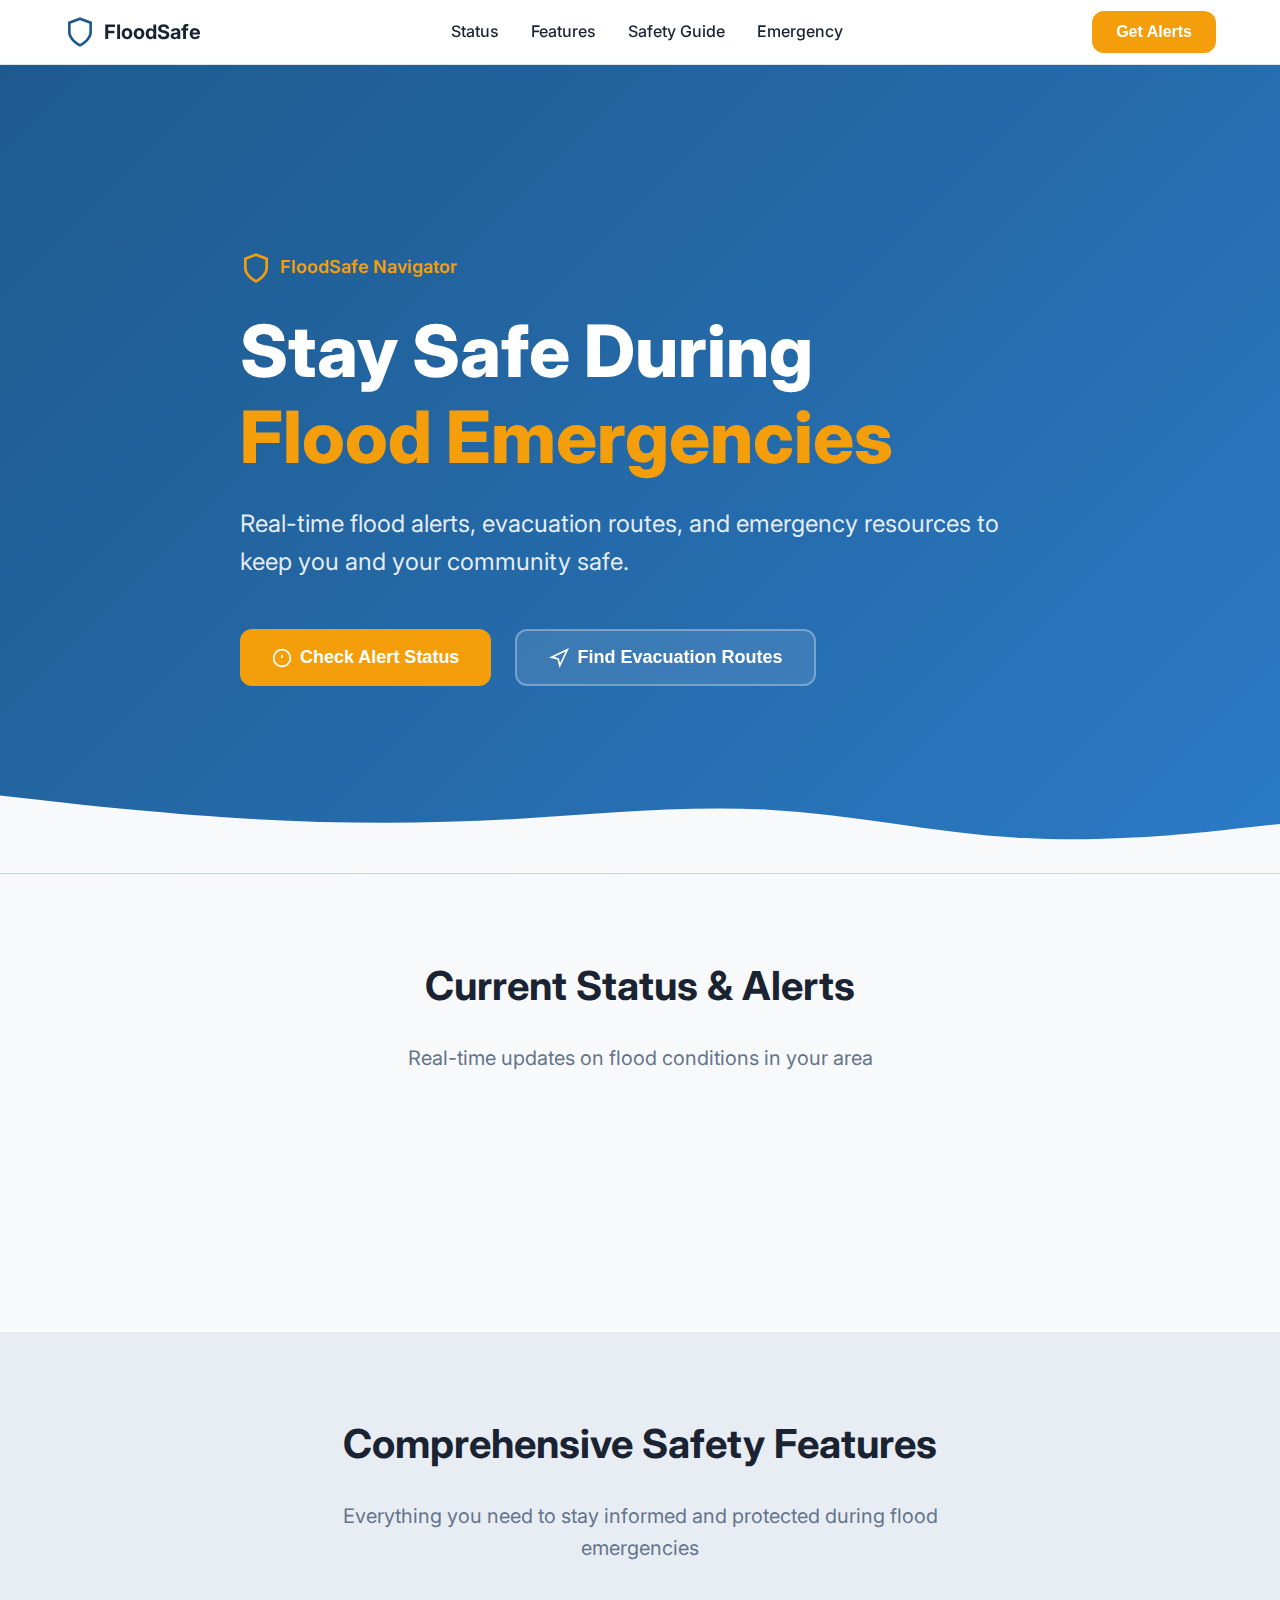
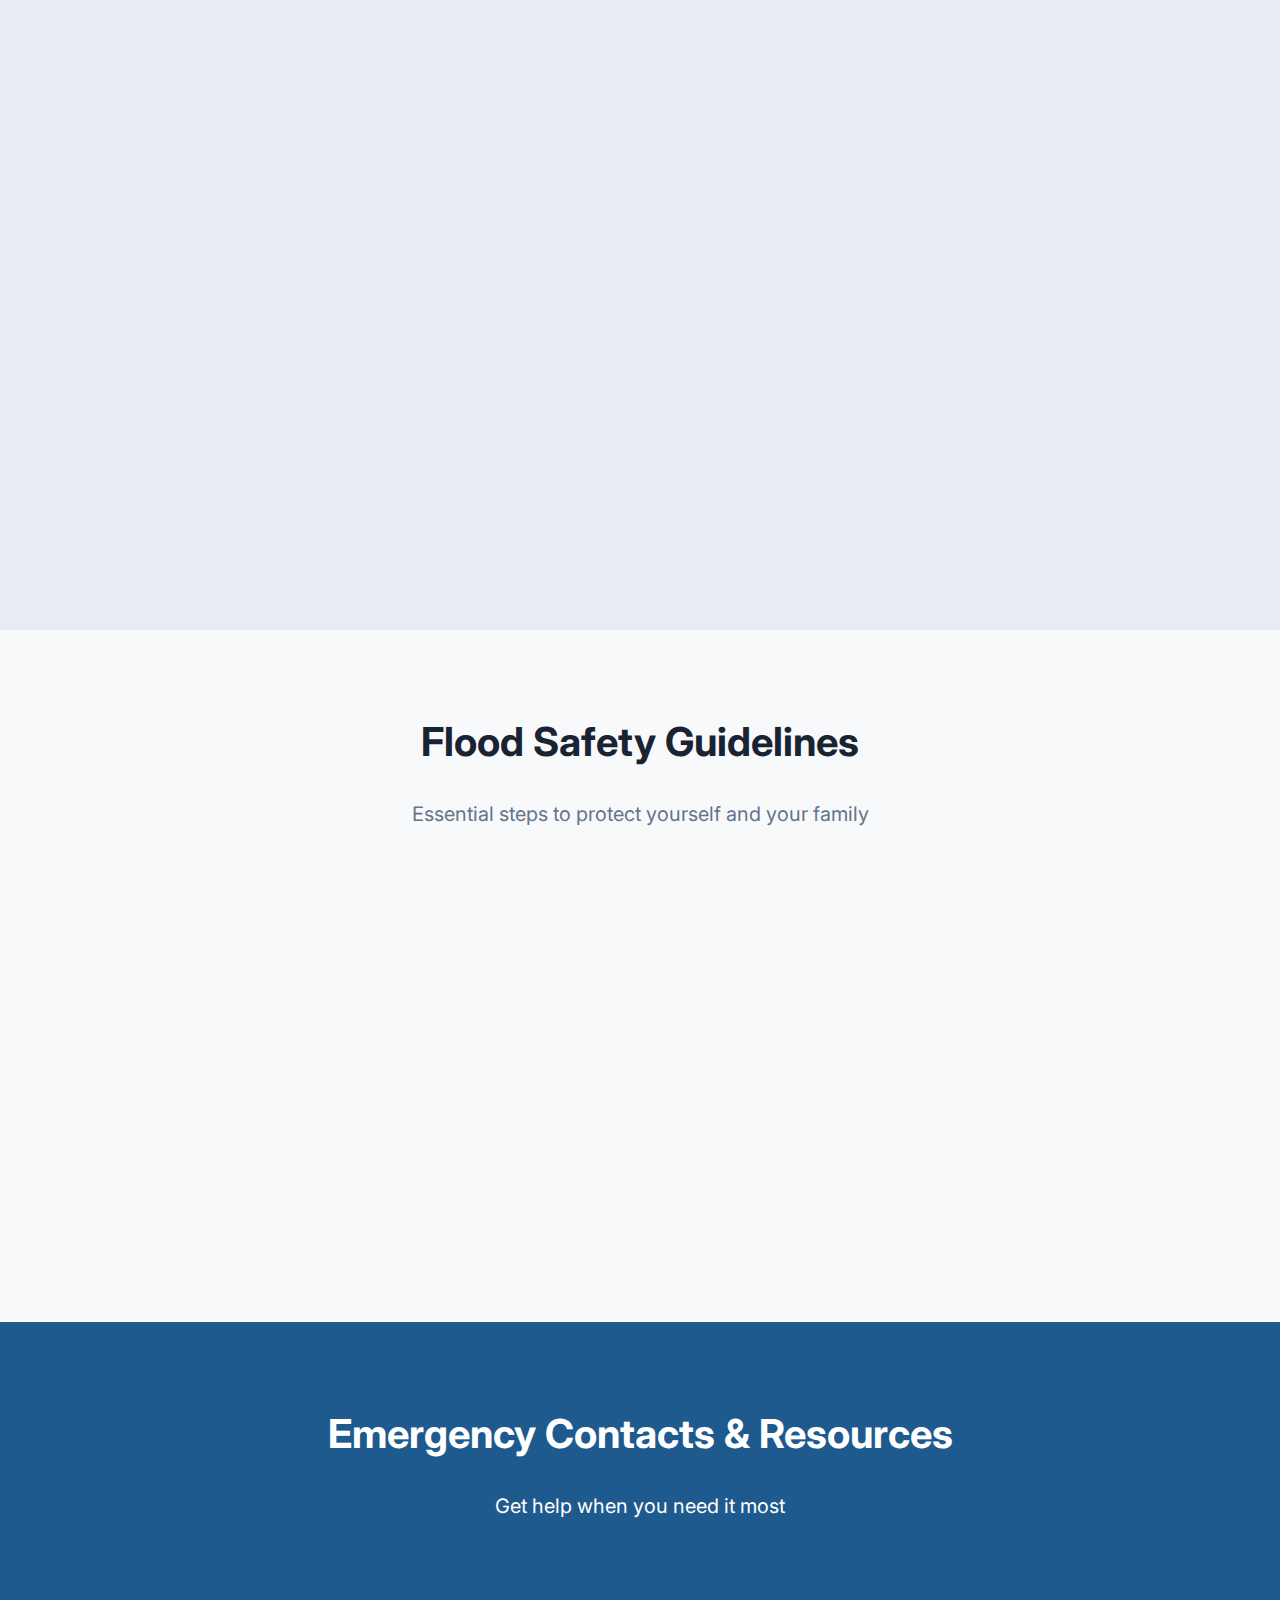
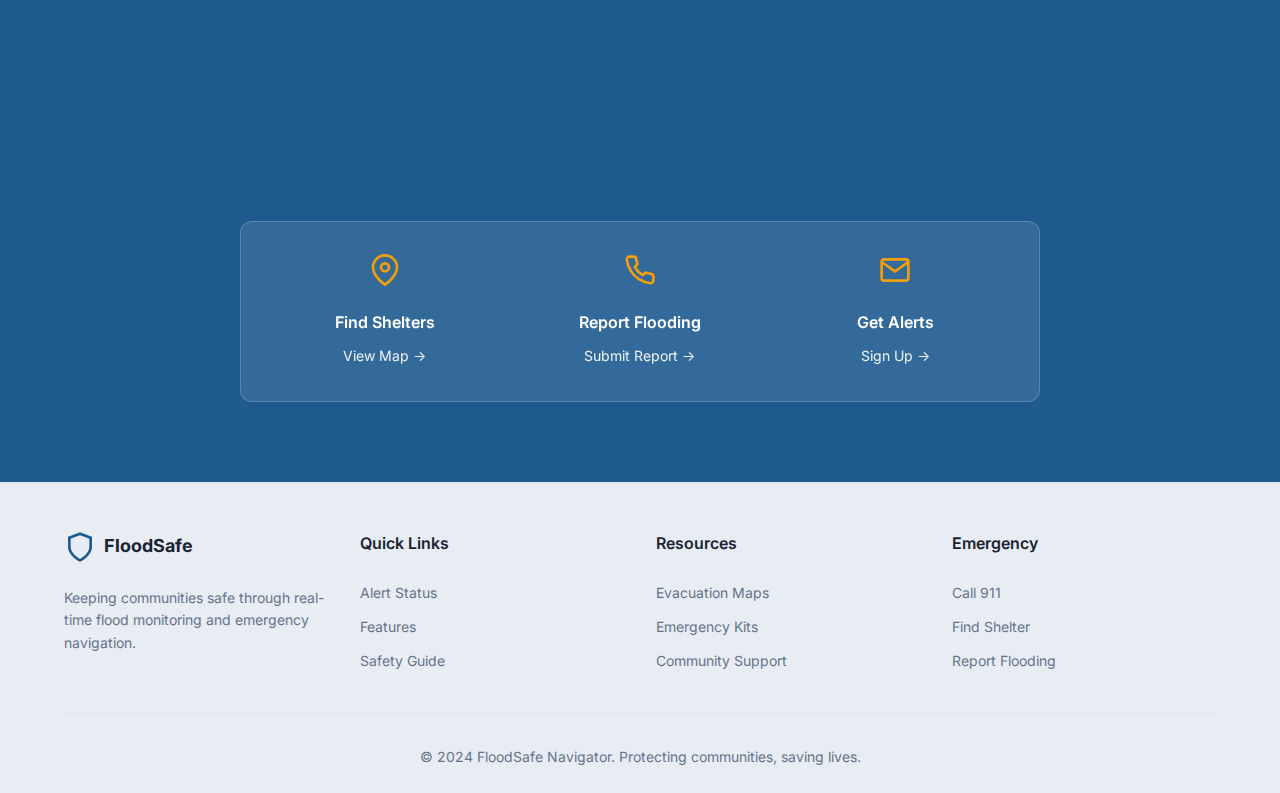
<file: index.html>
<!DOCTYPE html>
<html lang="en">
<head>
    <meta charset="UTF-8">
    <meta name="viewport" content="width=device-width, initial-scale=1.0">
    <title>FloodSafe Navigator - Flood Evacuation & Emergency Navigation</title>
    <meta name="description" content="Real-time flood alerts, evacuation routes, and emergency resources to keep you safe during flood emergencies. Stay informed with FloodSafe Navigator.">
    <link rel="stylesheet" href="styles.css">
    <link rel="preconnect" href="https://fonts.googleapis.com">
    <link rel="preconnect" href="https://fonts.gstatic.com" crossorigin>
    <link href="https://fonts.googleapis.com/css2?family=Inter:wght@400;500;600;700;800&display=swap" rel="stylesheet">
</head>
<body>
    <!-- Navigation -->
    <nav class="navbar">
        <div class="container">
            <div class="nav-content">
                <div class="logo">
                    <svg class="logo-icon" viewBox="0 0 24 24" fill="none" stroke="currentColor" stroke-width="2">
                        <path d="M12 22s8-4 8-10V5l-8-3-8 3v7c0 6 8 10 8 10z"></path>
                    </svg>
                    <span class="logo-text">FloodSafe</span>
                </div>
                
                <div class="nav-links" id="navLinks">
                    <a href="#status">Status</a>
                    <a href="#features">Features</a>
                    <a href="#safety">Safety Guide</a>
                    <a href="#contact">Emergency</a>
                </div>
                
                <button class="btn btn-accent desktop-only">Get Alerts</button>
                
                <button class="menu-toggle" id="menuToggle">
                    <svg viewBox="0 0 24 24" fill="none" stroke="currentColor" stroke-width="2">
                        <line x1="3" y1="12" x2="21" y2="12"></line>
                        <line x1="3" y1="6" x2="21" y2="6"></line>
                        <line x1="3" y1="18" x2="21" y2="18"></line>
                    </svg>
                </button>
            </div>
            
            <div class="mobile-menu" id="mobileMenu">
                <a href="#status">Status</a>
                <a href="#features">Features</a>
                <a href="#safety">Safety Guide</a>
                <a href="#contact">Emergency</a>
                <button class="btn btn-accent">Get Alerts</button>
            </div>
        </div>
    </nav>

    <!-- Hero Section -->
    <section class="hero">
        <div class="hero-bg"></div>
        <div class="hero-overlay"></div>
        <div class="container hero-content">
            <div class="hero-text">
                <div class="hero-badge">
                    <svg class="icon" viewBox="0 0 24 24" fill="none" stroke="currentColor" stroke-width="2">
                        <path d="M12 22s8-4 8-10V5l-8-3-8 3v7c0 6 8 10 8 10z"></path>
                    </svg>
                    <span>FloodSafe Navigator</span>
                </div>
                
                <h1 class="hero-title">
                    Stay Safe During
                    <span class="hero-title-accent">Flood Emergencies</span>
                </h1>
                
                <p class="hero-description">
                    Real-time flood alerts, evacuation routes, and emergency resources to keep you and your community safe.
                </p>

                <div class="hero-buttons">
                    <button class="btn btn-accent btn-lg">
                        <svg class="icon" viewBox="0 0 24 24" fill="none" stroke="currentColor" stroke-width="2">
                            <circle cx="12" cy="12" r="10"></circle>
                            <line x1="12" y1="8" x2="12" y2="12"></line>
                            <line x1="12" y1="16" x2="12.01" y2="16"></line>
                        </svg>
                        Check Alert Status
                    </button>
                    <button class="btn btn-outline btn-lg">
                        <svg class="icon" viewBox="0 0 24 24" fill="none" stroke="currentColor" stroke-width="2">
                            <polygon points="3 11 22 2 13 21 11 13 3 11"></polygon>
                        </svg>
                        Find Evacuation Routes
                    </button>
                </div>
            </div>
        </div>
        <div class="hero-wave">
            <svg viewBox="0 0 1440 120" preserveAspectRatio="none">
                <path fill="#f8f9fb" d="M0,32L48,37.3C96,43,192,53,288,58.7C384,64,480,64,576,58.7C672,53,768,43,864,48C960,53,1056,75,1152,80C1248,85,1344,75,1392,69.3L1440,64L1440,120L1392,120C1344,120,1248,120,1152,120C1056,120,960,120,864,120C768,120,672,120,576,120C480,120,384,120,288,120C192,120,96,120,48,120L0,120Z"></path>
            </svg>
        </div>
    </section>

    <!-- Status Dashboard -->
    <section class="section" id="status">
        <div class="container">
            <div class="section-header">
                <h2 class="section-title">Current Status & Alerts</h2>
                <p class="section-subtitle">Real-time updates on flood conditions in your area</p>
            </div>

            <div class="alert-grid">
                <div class="alert-card alert-warning">
                    <div class="alert-icon alert-icon-warning">
                        <svg viewBox="0 0 24 24" fill="none" stroke="currentColor" stroke-width="2">
                            <path d="M10.29 3.86L1.82 18a2 2 0 0 0 1.71 3h16.94a2 2 0 0 0 1.71-3L13.71 3.86a2 2 0 0 0-3.42 0z"></path>
                            <line x1="12" y1="9" x2="12" y2="13"></line>
                            <line x1="12" y1="17" x2="12.01" y2="17"></line>
                        </svg>
                    </div>
                    <div class="alert-content">
                        <div class="alert-header">
                            <h3>Downtown District</h3>
                            <span class="badge">2 hours ago</span>
                        </div>
                        <p>Moderate flood risk - Monitor conditions</p>
                    </div>
                </div>

                <div class="alert-card alert-safe">
                    <div class="alert-icon alert-icon-safe">
                        <svg viewBox="0 0 24 24" fill="none" stroke="currentColor" stroke-width="2">
                            <path d="M22 11.08V12a10 10 0 1 1-5.93-9.14"></path>
                            <polyline points="22 4 12 14.01 9 11.01"></polyline>
                        </svg>
                    </div>
                    <div class="alert-content">
                        <div class="alert-header">
                            <h3>North Valley</h3>
                            <span class="badge">1 hour ago</span>
                        </div>
                        <p>All clear - Normal water levels</p>
                    </div>
                </div>

                <div class="alert-card alert-info">
                    <div class="alert-icon alert-icon-info">
                        <svg viewBox="0 0 24 24" fill="none" stroke="currentColor" stroke-width="2">
                            <circle cx="12" cy="12" r="10"></circle>
                            <line x1="12" y1="16" x2="12" y2="12"></line>
                            <line x1="12" y1="8" x2="12.01" y2="8"></line>
                        </svg>
                    </div>
                    <div class="alert-content">
                        <div class="alert-header">
                            <h3>East Riverside</h3>
                            <span class="badge">30 minutes ago</span>
                        </div>
                        <p>Evacuation routes tested successfully</p>
                    </div>
                </div>
            </div>
        </div>
    </section>

    <!-- Features -->
    <section class="section section-alt" id="features">
        <div class="container">
            <div class="section-header">
                <h2 class="section-title">Comprehensive Safety Features</h2>
                <p class="section-subtitle">Everything you need to stay informed and protected during flood emergencies</p>
            </div>

            <div class="features-grid">
                <div class="feature-card">
                    <div class="feature-icon">
                        <svg viewBox="0 0 24 24" fill="none" stroke="currentColor" stroke-width="2">
                            <path d="M21 10c0 7-9 13-9 13s-9-6-9-13a9 9 0 0 1 18 0z"></path>
                            <circle cx="12" cy="10" r="3"></circle>
                        </svg>
                    </div>
                    <h3>Interactive Flood Maps</h3>
                    <p>View real-time flood zones, water levels, and affected areas on detailed interactive maps.</p>
                </div>

                <div class="feature-card">
                    <div class="feature-icon">
                        <svg viewBox="0 0 24 24" fill="none" stroke="currentColor" stroke-width="2">
                            <circle cx="12" cy="12" r="10"></circle>
                            <polyline points="12 6 12 12 16 14"></polyline>
                        </svg>
                    </div>
                    <h3>Smart Evacuation Routes</h3>
                    <p>Get optimized evacuation routes based on current conditions and traffic patterns.</p>
                </div>

                <div class="feature-card">
                    <div class="feature-icon">
                        <svg viewBox="0 0 24 24" fill="none" stroke="currentColor" stroke-width="2">
                            <path d="M18 8A6 6 0 0 0 6 8c0 7-3 9-3 9h18s-3-2-3-9"></path>
                            <path d="M13.73 21a2 2 0 0 1-3.46 0"></path>
                        </svg>
                    </div>
                    <h3>Instant Alerts</h3>
                    <p>Receive immediate notifications about flood warnings and emergency updates in your area.</p>
                </div>

                <div class="feature-card">
                    <div class="feature-icon">
                        <svg viewBox="0 0 24 24" fill="none" stroke="currentColor" stroke-width="2">
                            <path d="M17 21v-2a4 4 0 0 0-4-4H5a4 4 0 0 0-4 4v2"></path>
                            <circle cx="9" cy="7" r="4"></circle>
                            <path d="M23 21v-2a4 4 0 0 0-3-3.87"></path>
                            <path d="M16 3.13a4 4 0 0 1 0 7.75"></path>
                        </svg>
                    </div>
                    <h3>Community Safety</h3>
                    <p>Connect with local emergency services and community support networks.</p>
                </div>

                <div class="feature-card">
                    <div class="feature-icon">
                        <svg viewBox="0 0 24 24" fill="none" stroke="currentColor" stroke-width="2">
                            <rect x="5" y="2" width="14" height="20" rx="2" ry="2"></rect>
                            <line x1="12" y1="18" x2="12.01" y2="18"></line>
                        </svg>
                    </div>
                    <h3>Mobile Ready</h3>
                    <p>Access critical information anytime, anywhere with our mobile-optimized platform.</p>
                </div>

                <div class="feature-card">
                    <div class="feature-icon">
                        <svg viewBox="0 0 24 24" fill="none" stroke="currentColor" stroke-width="2">
                            <path d="M4 19.5A2.5 2.5 0 0 1 6.5 17H20"></path>
                            <path d="M6.5 2H20v20H6.5A2.5 2.5 0 0 1 4 19.5v-15A2.5 2.5 0 0 1 6.5 2z"></path>
                        </svg>
                    </div>
                    <h3>Safety Resources</h3>
                    <p>Comprehensive guides on flood preparedness, emergency kits, and safety procedures.</p>
                </div>
            </div>
        </div>
    </section>

    <!-- Safety Guide -->
    <section class="section" id="safety">
        <div class="container">
            <div class="section-header">
                <h2 class="section-title">Flood Safety Guidelines</h2>
                <p class="section-subtitle">Essential steps to protect yourself and your family</p>
            </div>

            <div class="safety-grid">
                <div class="safety-card">
                    <div class="safety-badge safety-badge-primary">Before Flood</div>
                    <ul class="safety-list">
                        <li>
                            <span class="check-icon check-icon-primary">✓</span>
                            <span>Create an emergency evacuation plan with your family</span>
                        </li>
                        <li>
                            <span class="check-icon check-icon-primary">✓</span>
                            <span>Prepare an emergency kit with essentials</span>
                        </li>
                        <li>
                            <span class="check-icon check-icon-primary">✓</span>
                            <span>Know your area's flood risk and evacuation routes</span>
                        </li>
                        <li>
                            <span class="check-icon check-icon-primary">✓</span>
                            <span>Sign up for local emergency alerts</span>
                        </li>
                    </ul>
                </div>

                <div class="safety-card">
                    <div class="safety-badge safety-badge-accent">During Flood</div>
                    <ul class="safety-list">
                        <li>
                            <span class="check-icon check-icon-accent">✓</span>
                            <span>Move immediately to higher ground when warned</span>
                        </li>
                        <li>
                            <span class="check-icon check-icon-accent">✓</span>
                            <span>Never walk or drive through flood waters</span>
                        </li>
                        <li>
                            <span class="check-icon check-icon-accent">✓</span>
                            <span>Stay informed via radio or mobile alerts</span>
                        </li>
                        <li>
                            <span class="check-icon check-icon-accent">✓</span>
                            <span>Turn off utilities if instructed to do so</span>
                        </li>
                    </ul>
                </div>

                <div class="safety-card">
                    <div class="safety-badge safety-badge-success">After Flood</div>
                    <ul class="safety-list">
                        <li>
                            <span class="check-icon check-icon-success">✓</span>
                            <span>Return home only when authorities say it's safe</span>
                        </li>
                        <li>
                            <span class="check-icon check-icon-success">✓</span>
                            <span>Document damage for insurance claims</span>
                        </li>
                        <li>
                            <span class="check-icon check-icon-success">✓</span>
                            <span>Avoid floodwaters - they may be contaminated</span>
                        </li>
                        <li>
                            <span class="check-icon check-icon-success">✓</span>
                            <span>Watch for structural damage before entering buildings</span>
                        </li>
                    </ul>
                </div>
            </div>
        </div>
    </section>

    <!-- Emergency Contacts -->
    <section class="section section-emergency" id="contact">
        <div class="container">
            <div class="section-header">
                <h2 class="section-title text-white">Emergency Contacts & Resources</h2>
                <p class="section-subtitle text-white">Get help when you need it most</p>
            </div>

            <div class="contacts-grid">
                <div class="contact-card">
                    <h3>Emergency Services</h3>
                    <p>For immediate life-threatening emergencies</p>
                    <button class="btn btn-accent">
                        <svg class="icon" viewBox="0 0 24 24" fill="none" stroke="currentColor" stroke-width="2">
                            <path d="M22 16.92v3a2 2 0 0 1-2.18 2 19.79 19.79 0 0 1-8.63-3.07 19.5 19.5 0 0 1-6-6 19.79 19.79 0 0 1-3.07-8.67A2 2 0 0 1 4.11 2h3a2 2 0 0 1 2 1.72 12.84 12.84 0 0 0 .7 2.81 2 2 0 0 1-.45 2.11L8.09 9.91a16 16 0 0 0 6 6l1.27-1.27a2 2 0 0 1 2.11-.45 12.84 12.84 0 0 0 2.81.7A2 2 0 0 1 22 16.92z"></path>
                        </svg>
                        112
                    </button>
                </div>

                <div class="contact-card">
                    <h3>Flood Hotline</h3>
                    <p>24/7 flood information and assistance</p>
                    <button class="btn btn-accent">
                        <svg class="icon" viewBox="0 0 24 24" fill="none" stroke="currentColor" stroke-width="2">
                            <path d="M22 16.92v3a2 2 0 0 1-2.18 2 19.79 19.79 0 0 1-8.63-3.07 19.5 19.5 0 0 1-6-6 19.79 19.79 0 0 1-3.07-8.67A2 2 0 0 1 4.11 2h3a2 2 0 0 1 2 1.72 12.84 12.84 0 0 0 .7 2.81 2 2 0 0 1-.45 2.11L8.09 9.91a16 16 0 0 0 6 6l1.27-1.27a2 2 0 0 1 2.11-.45 12.84 12.84 0 0 0 2.81.7A2 2 0 0 1 22 16.92z"></path>
                        </svg>
                        011-26107953-FLOOD
                    </button>
                </div>

                <div class="contact-card">
                    <h3>Evacuation Centers</h3>
                    <p>Find nearest shelter and evacuation center</p>
                    <button class="btn btn-accent">
                        <svg class="icon" viewBox="0 0 24 24" fill="none" stroke="currentColor" stroke-width="2">
                            <path d="M22 16.92v3a2 2 0 0 1-2.18 2 19.79 19.79 0 0 1-8.63-3.07 19.5 19.5 0 0 1-6-6 19.79 19.79 0 0 1-3.07-8.67A2 2 0 0 1 4.11 2h3a2 2 0 0 1 2 1.72 12.84 12.84 0 0 0 .7 2.81 2 2 0 0 1-.45 2.11L8.09 9.91a16 16 0 0 0 6 6l1.27-1.27a2 2 0 0 1 2.11-.45 12.84 12.84 0 0 0 2.81.7A2 2 0 0 1 22 16.92z"></path>
                        </svg>
                        112
                    </button>
                </div>
            </div>

            <div class="resources-card">
                <div class="resources-grid">
                    <div class="resource-item">
                        <svg class="resource-icon" viewBox="0 0 24 24" fill="none" stroke="currentColor" stroke-width="2">
                            <path d="M21 10c0 7-9 13-9 13s-9-6-9-13a9 9 0 0 1 18 0z"></path>
                            <circle cx="12" cy="10" r="3"></circle>
                        </svg>
                        <h4>Find Shelters</h4>
                        <a href="#">View Map →</a>
                    </div>
                    <div class="resource-item">
                        <svg class="resource-icon" viewBox="0 0 24 24" fill="none" stroke="currentColor" stroke-width="2">
                            <path d="M22 16.92v3a2 2 0 0 1-2.18 2 19.79 19.79 0 0 1-8.63-3.07 19.5 19.5 0 0 1-6-6 19.79 19.79 0 0 1-3.07-8.67A2 2 0 0 1 4.11 2h3a2 2 0 0 1 2 1.72 12.84 12.84 0 0 0 .7 2.81 2 2 0 0 1-.45 2.11L8.09 9.91a16 16 0 0 0 6 6l1.27-1.27a2 2 0 0 1 2.11-.45 12.84 12.84 0 0 0 2.81.7A2 2 0 0 1 22 16.92z"></path>
                        </svg>
                        <h4>Report Flooding</h4>
                        <a href="#">Submit Report →</a>
                    </div>
                    <div class="resource-item">
                        <svg class="resource-icon" viewBox="0 0 24 24" fill="none" stroke="currentColor" stroke-width="2">
                            <path d="M4 4h16c1.1 0 2 .9 2 2v12c0 1.1-.9 2-2 2H4c-1.1 0-2-.9-2-2V6c0-1.1.9-2 2-2z"></path>
                            <polyline points="22,6 12,13 2,6"></polyline>
                        </svg>
                        <h4>Get Alerts</h4>
                        <a href="#">Sign Up →</a>
                    </div>
                </div>
            </div>
        </div>
    </section>

    <!-- Footer -->
    <footer class="footer">
        <div class="container">
            <div class="footer-grid">
                <div class="footer-col">
                    <div class="footer-logo">
                        <svg class="logo-icon" viewBox="0 0 24 24" fill="none" stroke="currentColor" stroke-width="2">
                            <path d="M12 22s8-4 8-10V5l-8-3-8 3v7c0 6 8 10 8 10z"></path>
                        </svg>
                        <span>FloodSafe</span>
                    </div>
                    <p>Keeping communities safe through real-time flood monitoring and emergency navigation.</p>
                </div>

                <div class="footer-col">
                    <h3>Quick Links</h3>
                    <ul>
                        <li><a href="#status">Alert Status</a></li>
                        <li><a href="#features">Features</a></li>
                        <li><a href="#safety">Safety Guide</a></li>
                    </ul>
                </div>

                <div class="footer-col">
                    <h3>Resources</h3>
                    <ul>
                        <li><a href="#">Evacuation Maps</a></li>
                        <li><a href="#">Emergency Kits</a></li>
                        <li><a href="#">Community Support</a></li>
                    </ul>
                </div>

                <div class="footer-col">
                    <h3>Emergency</h3>
                    <ul>
                        <li><a href="tel:911">Call 911</a></li>
                        <li><a href="#">Find Shelter</a></li>
                        <li><a href="#">Report Flooding</a></li>
                    </ul>
                </div>
            </div>

            <div class="footer-bottom">
                <p>&copy; 2024 FloodSafe Navigator. Protecting communities, saving lives.</p>
            </div>
        </div>
    </footer>

    <script src="script.js"></script>
</body>
</html>
</file>
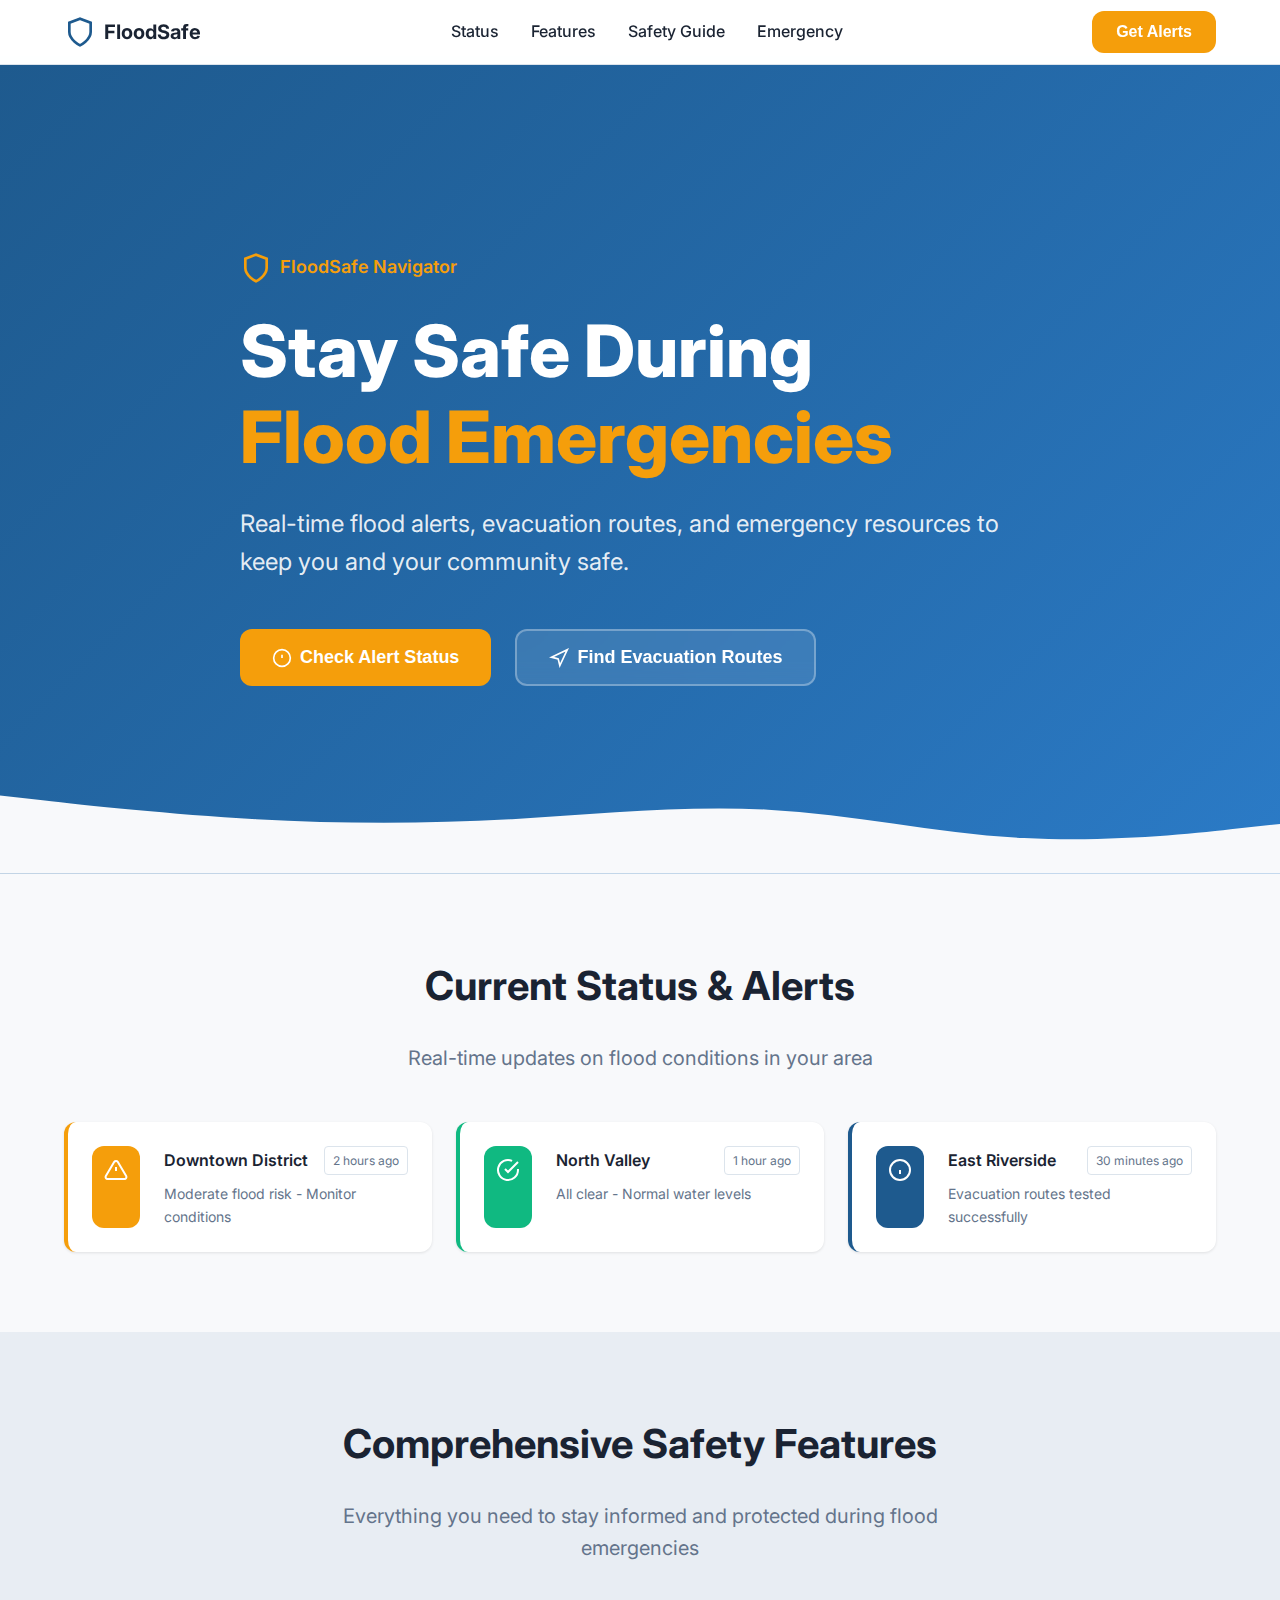
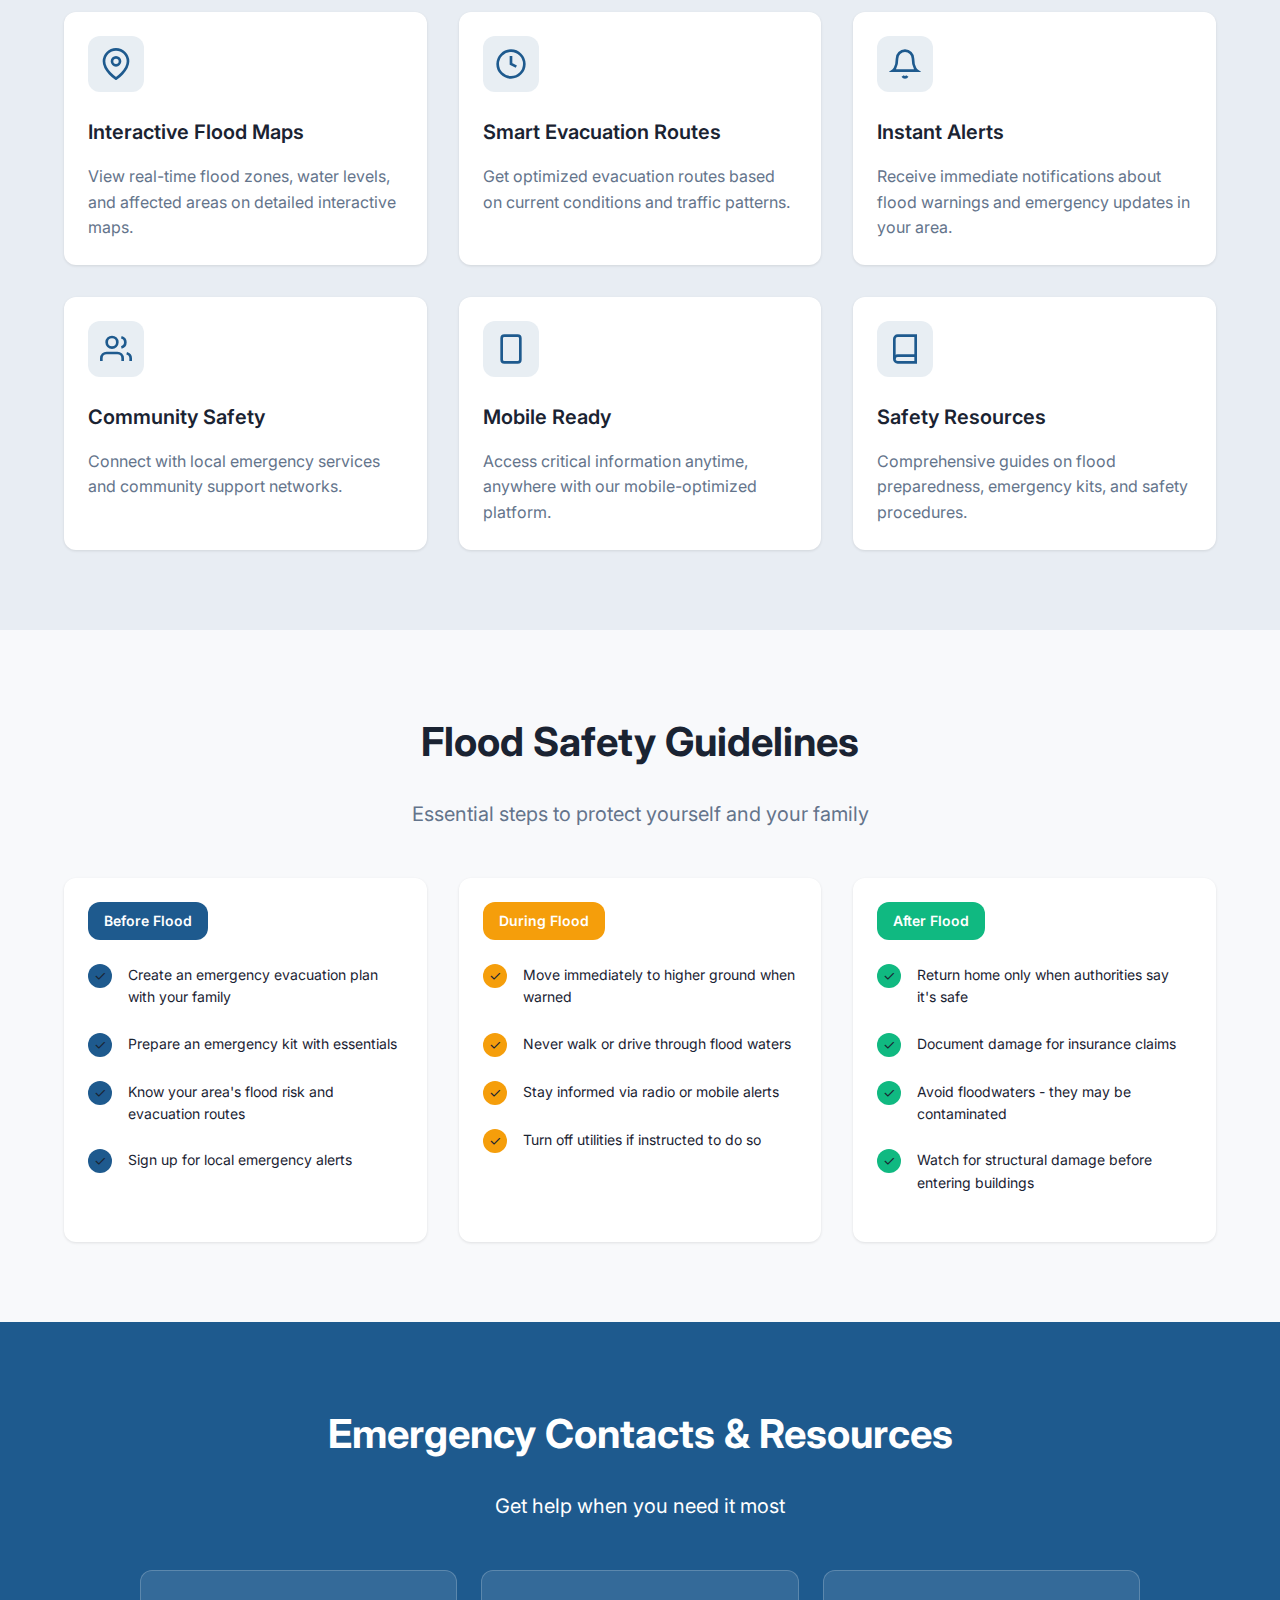
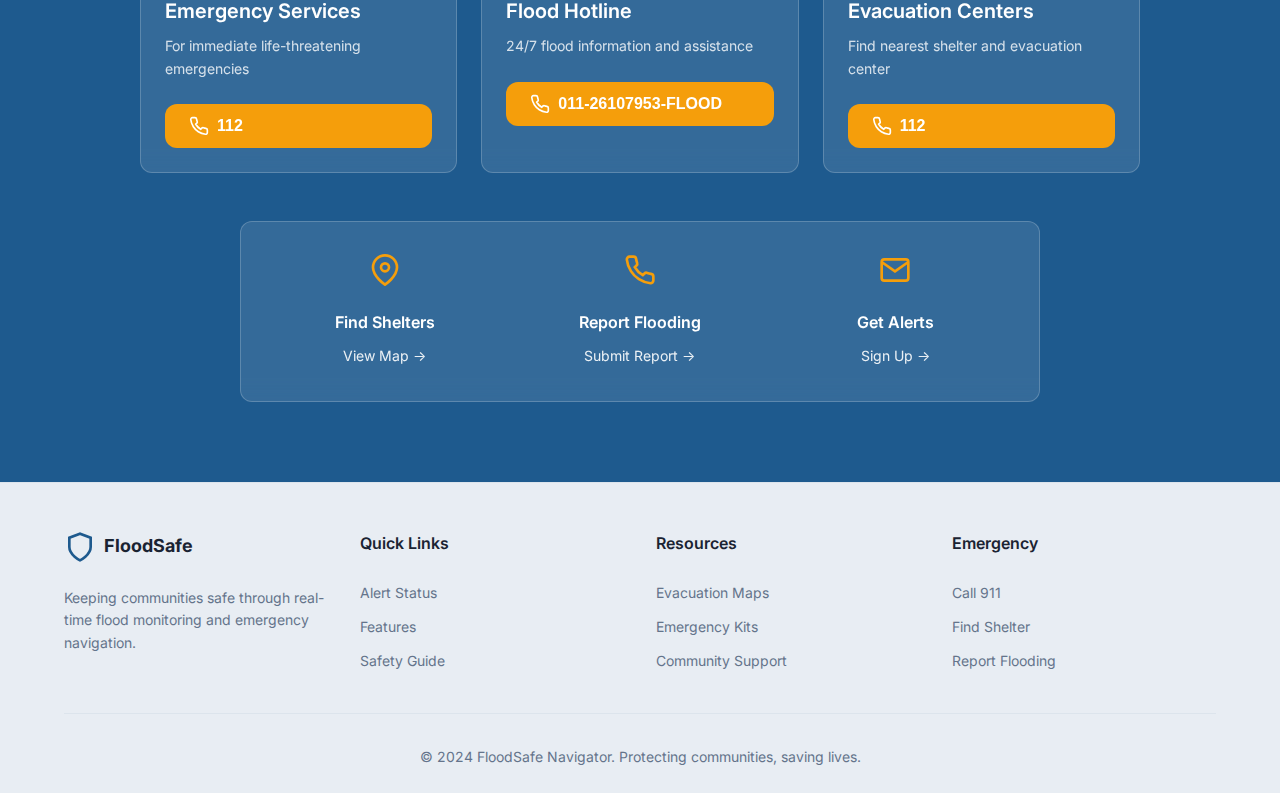
<file: frontend/index.html>
<!DOCTYPE html>
<html lang="en">
<head>
    <meta charset="UTF-8">
    <meta name="viewport" content="width=device-width, initial-scale=1.0">
    <title>FloodSafe Navigator - Flood Evacuation & Emergency Navigation</title>
    <meta name="description" content="Real-time flood alerts, evacuation routes, and emergency resources to keep you safe during flood emergencies. Stay informed with FloodSafe Navigator.">
    <link rel="stylesheet" href="./styles.css">
    <link rel="preconnect" href="https://fonts.googleapis.com">
    <link rel="preconnect" href="https://fonts.gstatic.com" crossorigin>
    <link href="https://fonts.googleapis.com/css2?family=Inter:wght@400;500;600;700;800&display=swap" rel="stylesheet">
</head>
<body>
   <div id="backendData"></div>
   





    <!-- Navigation -->
    <nav class="navbar">
        <div class="container">
            <div class="nav-content">
                <div class="logo">
                    <svg class="logo-icon" viewBox="0 0 24 24" fill="none" stroke="currentColor" stroke-width="2">
                        <path d="M12 22s8-4 8-10V5l-8-3-8 3v7c0 6 8 10 8 10z"></path>
                    </svg>
                    <span class="logo-text">FloodSafe</span>
                </div>
                
                <div class="nav-links" id="navLinks">
                    <a href="#status">Status</a>
                    <a href="#features">Features</a>
                    <a href="#safety">Safety Guide</a>
                    <a href="#contact">Emergency</a>
                </div>
                
              <button id="getAlertBtn" class="btn btn-accent">Get Alerts</button>

                
                <button class="menu-toggle" id="menuToggle">
                    <svg viewBox="0 0 24 24" fill="none" stroke="currentColor" stroke-width="2">
                        <line x1="3" y1="12" x2="21" y2="12"></line>
                        <line x1="3" y1="6" x2="21" y2="6"></line>
                        <line x1="3" y1="18" x2="21" y2="18"></line>
                    </svg>
                </button>
            </div>
            
            <div class="mobile-menu" id="mobileMenu">
                <a href="#status">Status</a>
                <a href="#features">Features</a>
                <a href="#safety">Safety Guide</a>
                <a href="#contact">Emergency</a>
                <button id="getAlertBtn" class="btn btn-accent">Get Alerts</button>

            </div>
        </div>
    </nav>

    <!-- Hero Section -->
    <section class="hero">
        <div class="hero-bg"></div>
        <div class="hero-overlay"></div>
        <div class="container hero-content">
            <div class="hero-text">
                <div class="hero-badge">
                    <svg class="icon" viewBox="0 0 24 24" fill="none" stroke="currentColor" stroke-width="2">
                        <path d="M12 22s8-4 8-10V5l-8-3-8 3v7c0 6 8 10 8 10z"></path>
                    </svg>
                    <span>FloodSafe Navigator</span>
                </div>
                
                <h1 class="hero-title">
                    Stay Safe During
                    <span class="hero-title-accent">Flood Emergencies</span>
                </h1>
                
                <p class="hero-description">
                    Real-time flood alerts, evacuation routes, and emergency resources to keep you and your community safe.
                </p>

                <div class="hero-buttons">
                    <button class="btn btn-accent btn-lg">
                        <svg class="icon" viewBox="0 0 24 24" fill="none" stroke="currentColor" stroke-width="2">
                            <circle cx="12" cy="12" r="10"></circle>
                            <line x1="12" y1="8" x2="12" y2="12"></line>
                            <line x1="12" y1="16" x2="12.01" y2="16"></line>
                        </svg>
                        Check Alert Status
                    </button>
                    <button class="btn btn-outline btn-lg">
                        <svg class="icon" viewBox="0 0 24 24" fill="none" stroke="currentColor" stroke-width="2">
                            <polygon points="3 11 22 2 13 21 11 13 3 11"></polygon>
                        </svg>
                        Find Evacuation Routes
                    </button>
                </div>
            </div>
        </div>
        <div class="hero-wave">
            <svg viewBox="0 0 1440 120" preserveAspectRatio="none">
                <path fill="#f8f9fb" d="M0,32L48,37.3C96,43,192,53,288,58.7C384,64,480,64,576,58.7C672,53,768,43,864,48C960,53,1056,75,1152,80C1248,85,1344,75,1392,69.3L1440,64L1440,120L1392,120C1344,120,1248,120,1152,120C1056,120,960,120,864,120C768,120,672,120,576,120C480,120,384,120,288,120C192,120,96,120,48,120L0,120Z"></path>
            </svg>
        </div>
    </section>

    <!-- Status Dashboard -->
    <section class="section" id="status">
        <div class="alert-grid" id="statusGrid"></div>

<div class="dataset-box" id="datasetBox"></div>


        <div class="container">
            <div class="section-header">
                <h2 class="section-title">Current Status & Alerts</h2>
                <p class="section-subtitle">Real-time updates on flood conditions in your area</p>
            </div>
            <div id="liveStatus"></div>

            <div class="alert-grid">
                <div class="alert-card alert-warning">
                    <div class="alert-icon alert-icon-warning">
                        <svg viewBox="0 0 24 24" fill="none" stroke="currentColor" stroke-width="2">
                            <path d="M10.29 3.86L1.82 18a2 2 0 0 0 1.71 3h16.94a2 2 0 0 0 1.71-3L13.71 3.86a2 2 0 0 0-3.42 0z"></path>
                            <line x1="12" y1="9" x2="12" y2="13"></line>
                            <line x1="12" y1="17" x2="12.01" y2="17"></line>
                        </svg>
                    </div>
                    <div class="alert-content">
                        <div class="alert-header">
                            <h3>Downtown District</h3>
                            <span class="badge">2 hours ago</span>
                        </div>
                        <p>Moderate flood risk - Monitor conditions</p>
                    </div>
                </div>

                <div class="alert-card alert-safe">
                    <div class="alert-icon alert-icon-safe">
                        <svg viewBox="0 0 24 24" fill="none" stroke="currentColor" stroke-width="2">
                            <path d="M22 11.08V12a10 10 0 1 1-5.93-9.14"></path>
                            <polyline points="22 4 12 14.01 9 11.01"></polyline>
                        </svg>
                    </div>
                    <div class="alert-content">
                        <div class="alert-header">
                            <h3>North Valley</h3>
                            <span class="badge">1 hour ago</span>
                        </div>
                        <p>All clear - Normal water levels</p>
                    </div>
                </div>

                <div class="alert-card alert-info">
                    <div class="alert-icon alert-icon-info">
                        <svg viewBox="0 0 24 24" fill="none" stroke="currentColor" stroke-width="2">
                            <circle cx="12" cy="12" r="10"></circle>
                            <line x1="12" y1="16" x2="12" y2="12"></line>
                            <line x1="12" y1="8" x2="12.01" y2="8"></line>
                        </svg>
                    </div>
                    <div class="alert-content">
                        <div class="alert-header">
                            <h3>East Riverside</h3>
                            <span class="badge">30 minutes ago</span>
                        </div>
                        <p>Evacuation routes tested successfully</p>
                    </div>
                </div>
            </div>
        </div>
    </section>

    <!-- Features -->
    <section class="section section-alt" id="features">
        <div class="container">
            <div class="section-header">
                <h2 class="section-title">Comprehensive Safety Features</h2>
                <p class="section-subtitle">Everything you need to stay informed and protected during flood emergencies</p>
            </div>

            <div class="features-grid">
                <div class="feature-card">
                    <div class="feature-icon">
                        <svg viewBox="0 0 24 24" fill="none" stroke="currentColor" stroke-width="2">
                            <path d="M21 10c0 7-9 13-9 13s-9-6-9-13a9 9 0 0 1 18 0z"></path>
                            <circle cx="12" cy="10" r="3"></circle>
                        </svg>
                    </div>
                    <h3>Interactive Flood Maps</h3>
                    <p>View real-time flood zones, water levels, and affected areas on detailed interactive maps.</p>
                </div>

                <div class="feature-card">
                    <div class="feature-icon">
                        <svg viewBox="0 0 24 24" fill="none" stroke="currentColor" stroke-width="2">
                            <circle cx="12" cy="12" r="10"></circle>
                            <polyline points="12 6 12 12 16 14"></polyline>
                        </svg>
                    </div>
                    <h3>Smart Evacuation Routes</h3>
                    <p>Get optimized evacuation routes based on current conditions and traffic patterns.</p>
                </div>

                <div class="feature-card">
                    <div class="feature-icon">
                        <svg viewBox="0 0 24 24" fill="none" stroke="currentColor" stroke-width="2">
                            <path d="M18 8A6 6 0 0 0 6 8c0 7-3 9-3 9h18s-3-2-3-9"></path>
                            <path d="M13.73 21a2 2 0 0 1-3.46 0"></path>
                        </svg>
                    </div>
                    <h3>Instant Alerts</h3>
                    <p>Receive immediate notifications about flood warnings and emergency updates in your area.</p>
                </div>

                <div class="feature-card">
                    <div class="feature-icon">
                        <svg viewBox="0 0 24 24" fill="none" stroke="currentColor" stroke-width="2">
                            <path d="M17 21v-2a4 4 0 0 0-4-4H5a4 4 0 0 0-4 4v2"></path>
                            <circle cx="9" cy="7" r="4"></circle>
                            <path d="M23 21v-2a4 4 0 0 0-3-3.87"></path>
                            <path d="M16 3.13a4 4 0 0 1 0 7.75"></path>
                        </svg>
                    </div>
                    <h3>Community Safety</h3>
                    <p>Connect with local emergency services and community support networks.</p>
                </div>

                <div class="feature-card">
                    <div class="feature-icon">
                        <svg viewBox="0 0 24 24" fill="none" stroke="currentColor" stroke-width="2">
                            <rect x="5" y="2" width="14" height="20" rx="2" ry="2"></rect>
                            <line x1="12" y1="18" x2="12.01" y2="18"></line>
                        </svg>
                    </div>
                    <h3>Mobile Ready</h3>
                    <p>Access critical information anytime, anywhere with our mobile-optimized platform.</p>
                </div>

                <div class="feature-card">
                    <div class="feature-icon">
                        <svg viewBox="0 0 24 24" fill="none" stroke="currentColor" stroke-width="2">
                            <path d="M4 19.5A2.5 2.5 0 0 1 6.5 17H20"></path>
                            <path d="M6.5 2H20v20H6.5A2.5 2.5 0 0 1 4 19.5v-15A2.5 2.5 0 0 1 6.5 2z"></path>
                        </svg>
                    </div>
                    <h3>Safety Resources</h3>
                    <p>Comprehensive guides on flood preparedness, emergency kits, and safety procedures.</p>
                </div>
            </div>
        </div>
    </section>

    <!-- Safety Guide -->
    <section class="section" id="safety">
        <div class="container">
            <div class="section-header">
                <h2 class="section-title">Flood Safety Guidelines</h2>
                <p class="section-subtitle">Essential steps to protect yourself and your family</p>
            </div>

            <div class="safety-grid">
                <div class="safety-card">
                    <div class="safety-badge safety-badge-primary">Before Flood</div>
                    <ul class="safety-list">
                        <li>
                            <span class="check-icon check-icon-primary">✓</span>
                            <span>Create an emergency evacuation plan with your family</span>
                        </li>
                        <li>
                            <span class="check-icon check-icon-primary">✓</span>
                            <span>Prepare an emergency kit with essentials</span>
                        </li>
                        <li>
                            <span class="check-icon check-icon-primary">✓</span>
                            <span>Know your area's flood risk and evacuation routes</span>
                        </li>
                        <li>
                            <span class="check-icon check-icon-primary">✓</span>
                            <span>Sign up for local emergency alerts</span>
                        </li>
                    </ul>
                </div>

                <div class="safety-card">
                    <div class="safety-badge safety-badge-accent">During Flood</div>
                    <ul class="safety-list">
                        <li>
                            <span class="check-icon check-icon-accent">✓</span>
                            <span>Move immediately to higher ground when warned</span>
                        </li>
                        <li>
                            <span class="check-icon check-icon-accent">✓</span>
                            <span>Never walk or drive through flood waters</span>
                        </li>
                        <li>
                            <span class="check-icon check-icon-accent">✓</span>
                            <span>Stay informed via radio or mobile alerts</span>
                        </li>
                        <li>
                            <span class="check-icon check-icon-accent">✓</span>
                            <span>Turn off utilities if instructed to do so</span>
                        </li>
                    </ul>
                </div>

                <div class="safety-card">
                    <div class="safety-badge safety-badge-success">After Flood</div>
                    <ul class="safety-list">
                        <li>
                            <span class="check-icon check-icon-success">✓</span>
                            <span>Return home only when authorities say it's safe</span>
                        </li>
                        <li>
                            <span class="check-icon check-icon-success">✓</span>
                            <span>Document damage for insurance claims</span>
                        </li>
                        <li>
                            <span class="check-icon check-icon-success">✓</span>
                            <span>Avoid floodwaters - they may be contaminated</span>
                        </li>
                        <li>
                            <span class="check-icon check-icon-success">✓</span>
                            <span>Watch for structural damage before entering buildings</span>
                        </li>
                    </ul>
                </div>
            </div>
        </div>
    </section>

    <!-- Emergency Contacts -->
    <section class="section section-emergency" id="contact">
        <div class="container">
            <div class="section-header">
                <h2 class="section-title text-white">Emergency Contacts & Resources</h2>
                <p class="section-subtitle text-white">Get help when you need it most</p>
            </div>

            <div class="contacts-grid">
                <div class="contact-card">
                    <h3>Emergency Services</h3>
                    <p>For immediate life-threatening emergencies</p>
                    <button class="btn btn-accent">
                        <svg class="icon" viewBox="0 0 24 24" fill="none" stroke="currentColor" stroke-width="2">
                            <path d="M22 16.92v3a2 2 0 0 1-2.18 2 19.79 19.79 0 0 1-8.63-3.07 19.5 19.5 0 0 1-6-6 19.79 19.79 0 0 1-3.07-8.67A2 2 0 0 1 4.11 2h3a2 2 0 0 1 2 1.72 12.84 12.84 0 0 0 .7 2.81 2 2 0 0 1-.45 2.11L8.09 9.91a16 16 0 0 0 6 6l1.27-1.27a2 2 0 0 1 2.11-.45 12.84 12.84 0 0 0 2.81.7A2 2 0 0 1 22 16.92z"></path>
                        </svg>
                        112
                    </button>
                </div>

                <div class="contact-card">
                    <h3>Flood Hotline</h3>
                    <p>24/7 flood information and assistance</p>
                    <button class="btn btn-accent">
                        <svg class="icon" viewBox="0 0 24 24" fill="none" stroke="currentColor" stroke-width="2">
                            <path d="M22 16.92v3a2 2 0 0 1-2.18 2 19.79 19.79 0 0 1-8.63-3.07 19.5 19.5 0 0 1-6-6 19.79 19.79 0 0 1-3.07-8.67A2 2 0 0 1 4.11 2h3a2 2 0 0 1 2 1.72 12.84 12.84 0 0 0 .7 2.81 2 2 0 0 1-.45 2.11L8.09 9.91a16 16 0 0 0 6 6l1.27-1.27a2 2 0 0 1 2.11-.45 12.84 12.84 0 0 0 2.81.7A2 2 0 0 1 22 16.92z"></path>
                        </svg>
                        011-26107953-FLOOD
                    </button>
                </div>

                <div class="contact-card">
                    <h3>Evacuation Centers</h3>
                    <p>Find nearest shelter and evacuation center</p>
                    <button class="btn btn-accent">
                        <svg class="icon" viewBox="0 0 24 24" fill="none" stroke="currentColor" stroke-width="2">
                            <path d="M22 16.92v3a2 2 0 0 1-2.18 2 19.79 19.79 0 0 1-8.63-3.07 19.5 19.5 0 0 1-6-6 19.79 19.79 0 0 1-3.07-8.67A2 2 0 0 1 4.11 2h3a2 2 0 0 1 2 1.72 12.84 12.84 0 0 0 .7 2.81 2 2 0 0 1-.45 2.11L8.09 9.91a16 16 0 0 0 6 6l1.27-1.27a2 2 0 0 1 2.11-.45 12.84 12.84 0 0 0 2.81.7A2 2 0 0 1 22 16.92z"></path>
                        </svg>
                        112
                    </button>
                </div>
            </div>

            <div class="resources-card">
                <div class="resources-grid">
                    <div class="resource-item">
                        <svg class="resource-icon" viewBox="0 0 24 24" fill="none" stroke="currentColor" stroke-width="2">
                            <path d="M21 10c0 7-9 13-9 13s-9-6-9-13a9 9 0 0 1 18 0z"></path>
                            <circle cx="12" cy="10" r="3"></circle>
                        </svg>
                        <h4>Find Shelters</h4>
                        <a href="#">View Map →</a>
                    </div>
                    <div class="resource-item">
                        <svg class="resource-icon" viewBox="0 0 24 24" fill="none" stroke="currentColor" stroke-width="2">
                            <path d="M22 16.92v3a2 2 0 0 1-2.18 2 19.79 19.79 0 0 1-8.63-3.07 19.5 19.5 0 0 1-6-6 19.79 19.79 0 0 1-3.07-8.67A2 2 0 0 1 4.11 2h3a2 2 0 0 1 2 1.72 12.84 12.84 0 0 0 .7 2.81 2 2 0 0 1-.45 2.11L8.09 9.91a16 16 0 0 0 6 6l1.27-1.27a2 2 0 0 1 2.11-.45 12.84 12.84 0 0 0 2.81.7A2 2 0 0 1 22 16.92z"></path>
                        </svg>
                        <h4>Report Flooding</h4>
                        <a href="#">Submit Report →</a>
                    </div>
                    <div class="resource-item">
                        <svg class="resource-icon" viewBox="0 0 24 24" fill="none" stroke="currentColor" stroke-width="2">
                            <path d="M4 4h16c1.1 0 2 .9 2 2v12c0 1.1-.9 2-2 2H4c-1.1 0-2-.9-2-2V6c0-1.1.9-2 2-2z"></path>
                            <polyline points="22,6 12,13 2,6"></polyline>
                        </svg>
                        <h4>Get Alerts</h4>
                        <a href="login.html">Sign Up →</a>
                    </div>
                </div>
            </div>
        </div>
    </section>

    <!-- Footer -->
    <footer class="footer">
        <div class="container">
            <div class="footer-grid">
                <div class="footer-col">
                    <div class="footer-logo">
                        <svg class="logo-icon" viewBox="0 0 24 24" fill="none" stroke="currentColor" stroke-width="2">
                            <path d="M12 22s8-4 8-10V5l-8-3-8 3v7c0 6 8 10 8 10z"></path>
                        </svg>
                        <span>FloodSafe</span>
                    </div>
                    <p>Keeping communities safe through real-time flood monitoring and emergency navigation.</p>
                </div>

                <div class="footer-col">
                    <h3>Quick Links</h3>
                    <ul>
                        <li><a href="#status">Alert Status</a></li>
                        <li><a href="#features">Features</a></li>
                        <li><a href="#safety">Safety Guide</a></li>
                    </ul>
                </div>

                <div class="footer-col">
                    <h3>Resources</h3>
                    <ul>
                        <li><a href="#">Evacuation Maps</a></li>
                        <li><a href="#">Emergency Kits</a></li>
                        <li><a href="#">Community Support</a></li>
                    </ul>
                </div>

                <div class="footer-col">
                    <h3>Emergency</h3>
                    <ul>
                        <li><a href="tel:911">Call 911</a></li>
                        <li><a href="#">Find Shelter</a></li>
                        <li><a href="#">Report Flooding</a></li>
                    </ul>
                </div>
            </div>

            <div class="footer-bottom">
                <p>&copy; 2024 FloodSafe Navigator. Protecting communities, saving lives.</p>
            </div>
        </div>
    </footer>

    <script src="./script.js"></script>
</body>
</html>
</file>
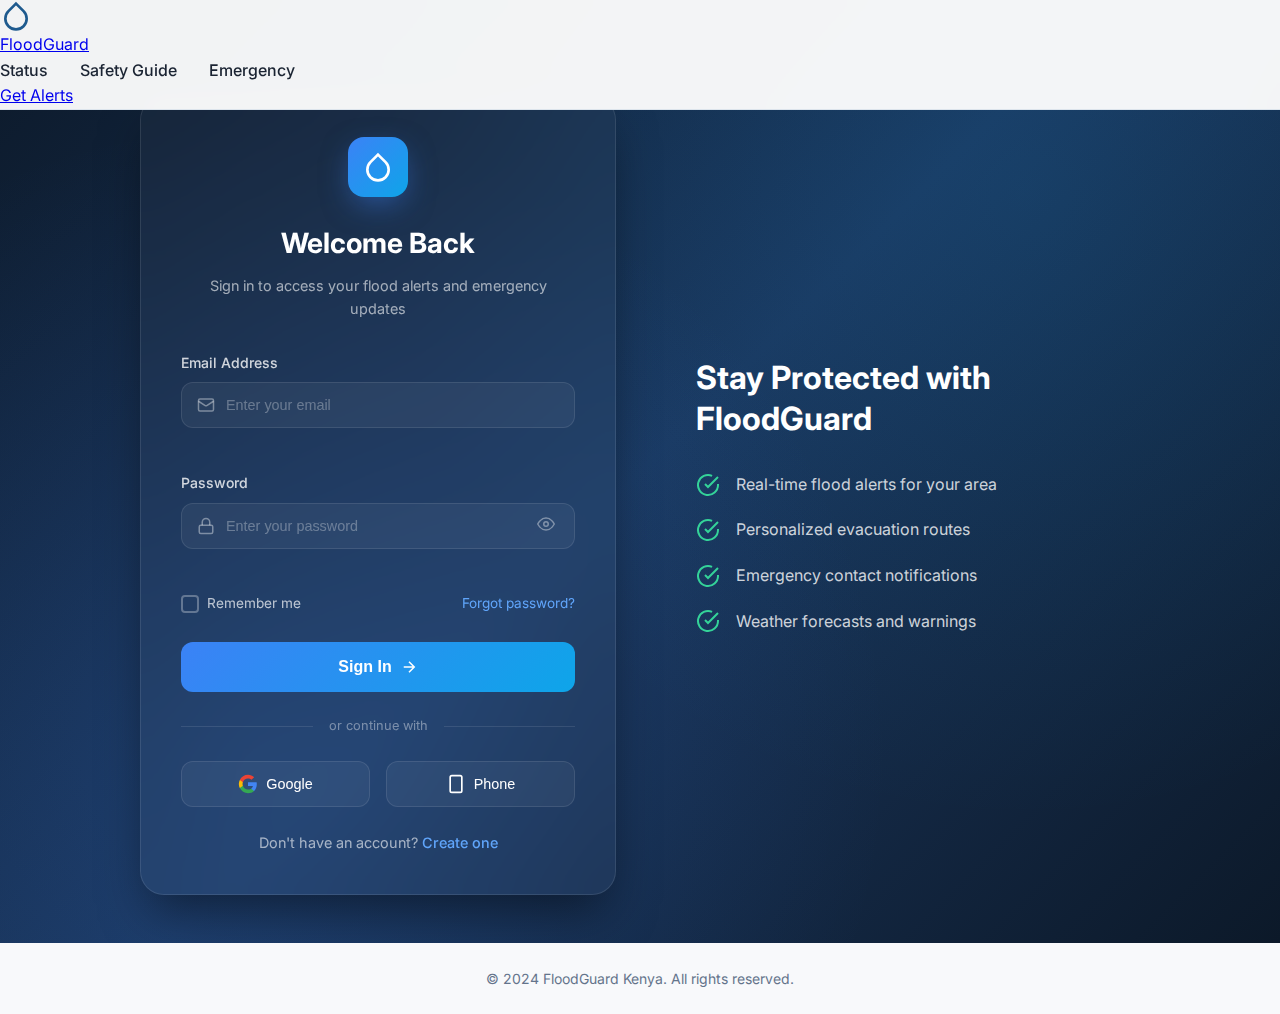
<file: frontend/login.html>
<!DOCTYPE html>
<html lang="en">
<head>
    <meta charset="UTF-8">
    <meta name="viewport" content="width=device-width, initial-scale=1.0">
    <title>Login - FloodGuard Kenya</title>
    <meta name="description" content="Login to FloodGuard Kenya for personalized flood alerts and emergency updates.">
    <link rel="stylesheet" href="styles.css">
    <link rel="stylesheet" href="login.css">
    <link href="https://fonts.googleapis.com/css2?family=Inter:wght@400;500;600;700;800&display=swap" rel="stylesheet">
</head>
<body>
    <!-- Navigation -->
    <nav class="navbar">
        <div class="nav-container">
            <a href="index.html" class="nav-logo">
                <div class="logo-icon">
                    <svg viewBox="0 0 24 24" fill="none" stroke="currentColor" stroke-width="2">
                        <path d="M12 2.69l5.66 5.66a8 8 0 1 1-11.31 0z"/>
                    </svg>
                </div>
                <span>FloodGuard</span>
            </a>
            <div class="nav-links">
                <a href="index.html#status">Status</a>
                <a href="index.html#safety">Safety Guide</a>
                <a href="index.html#contacts">Emergency</a>
            </div>
            <a href="index.html#alerts" class="nav-cta">Get Alerts</a>
        </div>
    </nav>

    <!-- Login Section -->
    <section class="login-section">
        <div class="login-container">
            <div class="login-card">
                <div class="login-header">
                    <div class="login-icon">
                        <svg viewBox="0 0 24 24" fill="none" stroke="currentColor" stroke-width="2">
                            <path d="M12 2.69l5.66 5.66a8 8 0 1 1-11.31 0z"/>
                        </svg>
                    </div>
                    <h1>Welcome Back</h1>
                    <p>Sign in to access your flood alerts and emergency updates</p>
                </div>

                <form id="loginForm" class="login-form">
                    <div class="form-group">
                        <label for="email">Email Address</label>
                        <div class="input-wrapper">
                            <svg class="input-icon" viewBox="0 0 24 24" fill="none" stroke="currentColor" stroke-width="2">
                                <rect x="2" y="4" width="20" height="16" rx="2"/>
                                <path d="m22 7-8.97 5.7a1.94 1.94 0 0 1-2.06 0L2 7"/>
                            </svg>
                            <input type="email" id="email" name="email" placeholder="Enter your email" required>
                        </div>
                        <span class="error-message" id="emailError"></span>
                    </div>

                    <div class="form-group">
                        <label for="password">Password</label>
                        <div class="input-wrapper">
                            <svg class="input-icon" viewBox="0 0 24 24" fill="none" stroke="currentColor" stroke-width="2">
                                <rect x="3" y="11" width="18" height="11" rx="2" ry="2"/>
                                <path d="M7 11V7a5 5 0 0 1 10 0v4"/>
                            </svg>
                            <input type="password" id="password" name="password" placeholder="Enter your password" required>
                            <button type="button" class="toggle-password" id="togglePassword">
                                <svg class="eye-icon" viewBox="0 0 24 24" fill="none" stroke="currentColor" stroke-width="2">
                                    <path d="M1 12s4-8 11-8 11 8 11 8-4 8-11 8-11-8-11-8z"/>
                                    <circle cx="12" cy="12" r="3"/>
                                </svg>
                            </button>
                        </div>
                        <span class="error-message" id="passwordError"></span>
                    </div>

                    <div class="form-options">
                        <label class="checkbox-wrapper">
                            <input type="checkbox" id="remember" name="remember">
                            <span class="checkmark"></span>
                            Remember me
                        </label>
                        <a href="#" class="forgot-link">Forgot password?</a>
                    </div>

                    <button type="submit" class="login-btn">
                        <span>Sign In</span>
                        <svg viewBox="0 0 24 24" fill="none" stroke="currentColor" stroke-width="2">
                            <path d="M5 12h14M12 5l7 7-7 7"/>
                        </svg>
                    </button>
                </form>

                <div class="divider">
                    <span>or continue with</span>
                </div>

                <div class="social-login">
                    <button type="button" class="social-btn google">
                        <svg viewBox="0 0 24 24">
                            <path fill="#4285F4" d="M22.56 12.25c0-.78-.07-1.53-.2-2.25H12v4.26h5.92c-.26 1.37-1.04 2.53-2.21 3.31v2.77h3.57c2.08-1.92 3.28-4.74 3.28-8.09z"/>
                            <path fill="#34A853" d="M12 23c2.97 0 5.46-.98 7.28-2.66l-3.57-2.77c-.98.66-2.23 1.06-3.71 1.06-2.86 0-5.29-1.93-6.16-4.53H2.18v2.84C3.99 20.53 7.7 23 12 23z"/>
                            <path fill="#FBBC05" d="M5.84 14.09c-.22-.66-.35-1.36-.35-2.09s.13-1.43.35-2.09V7.07H2.18C1.43 8.55 1 10.22 1 12s.43 3.45 1.18 4.93l2.85-2.22.81-.62z"/>
                            <path fill="#EA4335" d="M12 5.38c1.62 0 3.06.56 4.21 1.64l3.15-3.15C17.45 2.09 14.97 1 12 1 7.7 1 3.99 3.47 2.18 7.07l3.66 2.84c.87-2.6 3.3-4.53 6.16-4.53z"/>
                        </svg>
                        Google
                    </button>
                    <button type="button" class="social-btn phone">
                        <svg viewBox="0 0 24 24" fill="none" stroke="currentColor" stroke-width="2">
                            <rect x="5" y="2" width="14" height="20" rx="2" ry="2"/>
                            <line x1="12" y1="18" x2="12.01" y2="18"/>
                        </svg>
                        Phone
                    </button>
                </div>

                <p class="signup-link">
                    Don't have an account? <a href="signup.html">Create one</a>
                </p>
            </div>

            <div class="login-info">
                <h2>Stay Protected with FloodGuard</h2>
                <ul class="benefits-list">
                    <li>
                        <svg viewBox="0 0 24 24" fill="none" stroke="currentColor" stroke-width="2">
                            <path d="M22 11.08V12a10 10 0 1 1-5.93-9.14"/>
                            <polyline points="22 4 12 14.01 9 11.01"/>
                        </svg>
                        Real-time flood alerts for your area
                    </li>
                    <li>
                        <svg viewBox="0 0 24 24" fill="none" stroke="currentColor" stroke-width="2">
                            <path d="M22 11.08V12a10 10 0 1 1-5.93-9.14"/>
                            <polyline points="22 4 12 14.01 9 11.01"/>
                        </svg>
                        Personalized evacuation routes
                    </li>
                    <li>
                        <svg viewBox="0 0 24 24" fill="none" stroke="currentColor" stroke-width="2">
                            <path d="M22 11.08V12a10 10 0 1 1-5.93-9.14"/>
                            <polyline points="22 4 12 14.01 9 11.01"/>
                        </svg>
                        Emergency contact notifications
                    </li>
                    <li>
                        <svg viewBox="0 0 24 24" fill="none" stroke="currentColor" stroke-width="2">
                            <path d="M22 11.08V12a10 10 0 1 1-5.93-9.14"/>
                            <polyline points="22 4 12 14.01 9 11.01"/>
                        </svg>
                        Weather forecasts and warnings
                    </li>
                </ul>
            </div>
        </div>
    </section>

    <!-- Footer -->
    <footer class="footer login-footer">
        <div class="footer-bottom">
            <p>&copy; 2024 FloodGuard Kenya. All rights reserved.</p>
        </div>
    </footer>

    <script src="login.js"></script>
</body>
</html>
</file>
<file: frontend/login.css>
/* Login Page Specific Styles */

.login-section {
    min-height: calc(100vh - 80px);
    display: flex;
    align-items: center;
    justify-content: center;
    padding: 6rem 1.5rem 3rem;
    background: linear-gradient(135deg, #0c1929 0%, #1a365d 50%, #0c1929 100%);
    position: relative;
    overflow: hidden;
}

.login-section::before {
    content: '';
    position: absolute;
    top: 0;
    left: 0;
    right: 0;
    bottom: 0;
    background: 
        radial-gradient(circle at 20% 80%, rgba(59, 130, 246, 0.15) 0%, transparent 50%),
        radial-gradient(circle at 80% 20%, rgba(14, 165, 233, 0.1) 0%, transparent 50%);
    pointer-events: none;
}

.login-container {
    display: grid;
    grid-template-columns: 1fr 1fr;
    gap: 3rem;
    max-width: 1000px;
    width: 100%;
    position: relative;
    z-index: 1;
}

.login-card {
    background: rgba(255, 255, 255, 0.03);
    backdrop-filter: blur(20px);
    border: 1px solid rgba(255, 255, 255, 0.1);
    border-radius: 1.5rem;
    padding: 2.5rem;
    box-shadow: 0 25px 50px -12px rgba(0, 0, 0, 0.5);
}

.login-header {
    text-align: center;
    margin-bottom: 2rem;
}

.login-icon {
    width: 60px;
    height: 60px;
    background: linear-gradient(135deg, #3b82f6, #0ea5e9);
    border-radius: 1rem;
    display: flex;
    align-items: center;
    justify-content: center;
    margin: 0 auto 1.5rem;
    box-shadow: 0 10px 30px -5px rgba(59, 130, 246, 0.5);
}

.login-icon svg {
    width: 32px;
    height: 32px;
    color: white;
}

.login-header h1 {
    font-size: 1.75rem;
    font-weight: 700;
    color: white;
    margin-bottom: 0.5rem;
}

.login-header p {
    color: rgba(255, 255, 255, 0.6);
    font-size: 0.9rem;
}

.login-form {
    display: flex;
    flex-direction: column;
    gap: 1.25rem;
}

.form-group {
    display: flex;
    flex-direction: column;
    gap: 0.5rem;
}

.form-group label {
    font-size: 0.875rem;
    font-weight: 500;
    color: rgba(255, 255, 255, 0.8);
}

.input-wrapper {
    position: relative;
    display: flex;
    align-items: center;
}

.input-icon {
    position: absolute;
    left: 1rem;
    width: 18px;
    height: 18px;
    color: rgba(255, 255, 255, 0.4);
    pointer-events: none;
}

.input-wrapper input {
    width: 100%;
    padding: 0.875rem 1rem 0.875rem 2.75rem;
    background: rgba(255, 255, 255, 0.05);
    border: 1px solid rgba(255, 255, 255, 0.1);
    border-radius: 0.75rem;
    color: white;
    font-size: 0.9rem;
    transition: all 0.3s ease;
}

.input-wrapper input:focus {
    outline: none;
    border-color: #3b82f6;
    background: rgba(59, 130, 246, 0.1);
    box-shadow: 0 0 0 3px rgba(59, 130, 246, 0.2);
}

.input-wrapper input::placeholder {
    color: rgba(255, 255, 255, 0.3);
}

.toggle-password {
    position: absolute;
    right: 1rem;
    background: none;
    border: none;
    cursor: pointer;
    padding: 0.25rem;
}

.toggle-password svg {
    width: 18px;
    height: 18px;
    color: rgba(255, 255, 255, 0.4);
    transition: color 0.3s ease;
}

.toggle-password:hover svg {
    color: rgba(255, 255, 255, 0.7);
}

.error-message {
    font-size: 0.75rem;
    color: #f87171;
    min-height: 1rem;
}

.form-options {
    display: flex;
    justify-content: space-between;
    align-items: center;
    font-size: 0.85rem;
}

.checkbox-wrapper {
    display: flex;
    align-items: center;
    gap: 0.5rem;
    cursor: pointer;
    color: rgba(255, 255, 255, 0.7);
}

.checkbox-wrapper input[type="checkbox"] {
    display: none;
}

.checkmark {
    width: 18px;
    height: 18px;
    border: 2px solid rgba(255, 255, 255, 0.3);
    border-radius: 4px;
    display: flex;
    align-items: center;
    justify-content: center;
    transition: all 0.3s ease;
}

.checkbox-wrapper input:checked + .checkmark {
    background: #3b82f6;
    border-color: #3b82f6;
}

.checkbox-wrapper input:checked + .checkmark::after {
    content: '✓';
    color: white;
    font-size: 12px;
    font-weight: bold;
}

.forgot-link {
    color: #60a5fa;
    text-decoration: none;
    transition: color 0.3s ease;
}

.forgot-link:hover {
    color: #93c5fd;
}

.login-btn {
    display: flex;
    align-items: center;
    justify-content: center;
    gap: 0.5rem;
    padding: 1rem;
    background: linear-gradient(135deg, #3b82f6, #0ea5e9);
    color: white;
    font-size: 1rem;
    font-weight: 600;
    border: none;
    border-radius: 0.75rem;
    cursor: pointer;
    transition: all 0.3s ease;
    margin-top: 0.5rem;
}

.login-btn:hover {
    transform: translateY(-2px);
    box-shadow: 0 10px 30px -5px rgba(59, 130, 246, 0.5);
}

.login-btn svg {
    width: 18px;
    height: 18px;
    transition: transform 0.3s ease;
}

.login-btn:hover svg {
    transform: translateX(4px);
}

.divider {
    display: flex;
    align-items: center;
    gap: 1rem;
    margin: 1.5rem 0;
}

.divider::before,
.divider::after {
    content: '';
    flex: 1;
    height: 1px;
    background: rgba(255, 255, 255, 0.1);
}

.divider span {
    font-size: 0.8rem;
    color: rgba(255, 255, 255, 0.4);
}

.social-login {
    display: grid;
    grid-template-columns: 1fr 1fr;
    gap: 1rem;
}

.social-btn {
    display: flex;
    align-items: center;
    justify-content: center;
    gap: 0.5rem;
    padding: 0.75rem 1rem;
    background: rgba(255, 255, 255, 0.05);
    border: 1px solid rgba(255, 255, 255, 0.1);
    border-radius: 0.75rem;
    color: white;
    font-size: 0.9rem;
    font-weight: 500;
    cursor: pointer;
    transition: all 0.3s ease;
}

.social-btn:hover {
    background: rgba(255, 255, 255, 0.1);
    border-color: rgba(255, 255, 255, 0.2);
}

.social-btn svg {
    width: 20px;
    height: 20px;
}

.signup-link {
    text-align: center;
    margin-top: 1.5rem;
    font-size: 0.9rem;
    color: rgba(255, 255, 255, 0.6);
}

.signup-link a {
    color: #60a5fa;
    text-decoration: none;
    font-weight: 500;
    transition: color 0.3s ease;
}

.signup-link a:hover {
    color: #93c5fd;
}

/* Login Info Section */
.login-info {
    display: flex;
    flex-direction: column;
    justify-content: center;
    padding: 2rem;
}

.login-info h2 {
    font-size: 2rem;
    font-weight: 700;
    color: white;
    margin-bottom: 2rem;
    line-height: 1.3;
}

.benefits-list {
    list-style: none;
    padding: 0;
    display: flex;
    flex-direction: column;
    gap: 1.25rem;
}

.benefits-list li {
    display: flex;
    align-items: center;
    gap: 1rem;
    color: rgba(255, 255, 255, 0.8);
    font-size: 1rem;
}

.benefits-list svg {
    width: 24px;
    height: 24px;
    color: #34d399;
    flex-shrink: 0;
}

/* Login Footer */
.login-footer {
    background: transparent;
    border-top: 1px solid rgba(255, 255, 255, 0.1);
    padding: 1.5rem;
}

.login-footer .footer-bottom {
    padding: 0;
    border: none;
    text-align: center;
}

/* Responsive Design */
@media (max-width: 900px) {
    .login-container {
        grid-template-columns: 1fr;
        max-width: 450px;
    }

    .login-info {
        display: none;
    }

    .login-section {
        padding: 5rem 1rem 2rem;
    }
}

@media (max-width: 480px) {
    .login-card {
        padding: 1.5rem;
    }

    .login-header h1 {
        font-size: 1.5rem;
    }

    .social-login {
        grid-template-columns: 1fr;
    }

    .form-options {
        flex-direction: column;
        gap: 0.75rem;
        align-items: flex-start;
    }
}

/* Loading state */
.login-btn.loading {
    pointer-events: none;
    opacity: 0.7;
}

.login-btn.loading span {
    display: none;
}

.login-btn.loading::after {
    content: '';
    width: 20px;
    height: 20px;
    border: 2px solid transparent;
    border-top-color: white;
    border-radius: 50%;
    animation: spin 0.8s linear infinite;
}

@keyframes spin {
    to {
        transform: rotate(360deg);
    }
}

/* Success/Error states */
.input-wrapper.error input {
    border-color: #f87171;
    background: rgba(248, 113, 113, 0.1);
}

.input-wrapper.success input {
    border-color: #34d399;
    background: rgba(52, 211, 153, 0.1);
}
</file>
<file: styles.css>
/* Reset & Base Styles */
* {
    margin: 0;
    padding: 0;
    box-sizing: border-box;
}

:root {
    /* Colors */
    --bg-primary: #f8f9fb;
    --bg-secondary: #e8edf3;
    --text-primary: #1a2332;
    --text-secondary: #64748b;
    --primary: #1e5a8e;
    --primary-light: #2b7bc7;
    --accent: #f59e0b;
    --accent-hover: #d97706;
    --success: #10b981;
    --white: #ffffff;
    --border: #dce4ec;
    
    /* Spacing */
    --container-width: 1200px;
    --spacing-xs: 0.5rem;
    --spacing-sm: 1rem;
    --spacing-md: 1.5rem;
    --spacing-lg: 2rem;
    --spacing-xl: 3rem;
    --spacing-2xl: 5rem;
    
    /* Border Radius */
    --radius: 0.75rem;
    --radius-lg: 1rem;
    
    /* Shadows */
    --shadow: 0 1px 3px rgba(0, 0, 0, 0.1);
    --shadow-lg: 0 10px 30px rgba(0, 0, 0, 0.1);
    --shadow-xl: 0 20px 40px rgba(0, 0, 0, 0.15);
}

body {
    font-family: 'Inter', -apple-system, BlinkMacSystemFont, 'Segoe UI', sans-serif;
    line-height: 1.6;
    color: var(--text-primary);
    background: var(--bg-primary);
}

.container {
    max-width: var(--container-width);
    margin: 0 auto;
    padding: 0 var(--spacing-md);
}

/* Navigation */
.navbar {
    position: fixed;
    top: 0;
    left: 0;
    right: 0;
    background: rgba(255, 255, 255, 0.95);
    backdrop-filter: blur(10px);
    border-bottom: 1px solid var(--border);
    z-index: 1000;
}

.nav-content {
    display: flex;
    align-items: center;
    justify-content: space-between;
    height: 64px;
}

.logo {
    display: flex;
    align-items: center;
    gap: var(--spacing-xs);
    font-weight: 700;
    font-size: 1.25rem;
    color: var(--text-primary);
}

.logo-icon {
    width: 32px;
    height: 32px;
    color: var(--primary);
}

.nav-links {
    display: none;
    gap: var(--spacing-lg);
}

.nav-links a {
    color: var(--text-primary);
    text-decoration: none;
    font-weight: 500;
    transition: color 0.3s;
}

.nav-links a:hover {
    color: var(--primary);
}

.menu-toggle {
    display: block;
    background: none;
    border: none;
    cursor: pointer;
    padding: var(--spacing-xs);
}

.menu-toggle svg {
    width: 24px;
    height: 24px;
    color: var(--text-primary);
}

.mobile-menu {
    display: none;
    padding: var(--spacing-md) 0;
    border-top: 1px solid var(--border);
}

.mobile-menu.active {
    display: flex;
    flex-direction: column;
    gap: var(--spacing-md);
}

.mobile-menu a {
    color: var(--text-primary);
    text-decoration: none;
    font-weight: 500;
}

.desktop-only {
    display: none;
}

@media (min-width: 768px) {
    .nav-links {
        display: flex;
    }
    
    .menu-toggle {
        display: none;
    }
    
    .desktop-only {
        display: block;
    }
}

/* Buttons */
.btn {
    display: inline-flex;
    align-items: center;
    gap: var(--spacing-xs);
    padding: 0.75rem 1.5rem;
    border: none;
    border-radius: var(--radius);
    font-weight: 600;
    font-size: 1rem;
    cursor: pointer;
    transition: all 0.3s;
    text-decoration: none;
}

.btn-lg {
    padding: 1rem 2rem;
    font-size: 1.125rem;
}

.btn-accent {
    background: var(--accent);
    color: var(--white);
}

.btn-accent:hover {
    background: var(--accent-hover);
    transform: translateY(-2px);
    box-shadow: var(--shadow-lg);
}

.btn-outline {
    background: rgba(255, 255, 255, 0.1);
    border: 2px solid rgba(255, 255, 255, 0.3);
    color: var(--white);
    backdrop-filter: blur(10px);
}

.btn-outline:hover {
    background: rgba(255, 255, 255, 0.2);
}

.icon {
    width: 20px;
    height: 20px;
}

/* Hero Section */
.hero {
    position: relative;
    min-height: 90vh;
    display: flex;
    align-items: center;
    justify-content: center;
    overflow: hidden;
    margin-top: 64px;
}

.hero-bg {
    position: absolute;
    inset: 0;
    background: linear-gradient(135deg, #1e5a8e 0%, #2b7bc7 100%);
}

.hero-overlay {
    position: absolute;
    inset: 0;
    background: linear-gradient(135deg, rgba(30, 90, 142, 0.95) 0%, rgba(43, 123, 199, 0.8) 100%);
}

.hero-content {
    position: relative;
    z-index: 10;
    padding: var(--spacing-2xl) var(--spacing-md);
}

.hero-text {
    max-width: 800px;
}

.hero-badge {
    display: inline-flex;
    align-items: center;
    gap: var(--spacing-xs);
    color: var(--accent);
    font-weight: 600;
    font-size: 1.125rem;
    margin-bottom: var(--spacing-md);
}

.hero-badge svg {
    width: 32px;
    height: 32px;
}

.hero-title {
    font-size: 3rem;
    font-weight: 800;
    color: var(--white);
    line-height: 1.2;
    margin-bottom: var(--spacing-md);
}

.hero-title-accent {
    display: block;
    color: var(--accent);
}

.hero-description {
    font-size: 1.5rem;
    color: rgba(255, 255, 255, 0.9);
    margin-bottom: var(--spacing-xl);
    line-height: 1.6;
}

.hero-buttons {
    display: flex;
    flex-wrap: wrap;
    gap: var(--spacing-md);
}

.hero-wave {
    position: absolute;
    bottom: 0;
    left: 0;
    right: 0;
    z-index: 10;
}

.hero-wave svg {
    width: 100%;
    height: auto;
    display: block;
}

@media (min-width: 768px) {
    .hero-title {
        font-size: 4.5rem;
    }
}

/* Section Styles */
.section {
    padding: var(--spacing-2xl) 0;
}

.section-alt {
    background: var(--bg-secondary);
}

.section-header {
    text-align: center;
    margin-bottom: var(--spacing-xl);
}

.section-title {
    font-size: 2.5rem;
    font-weight: 700;
    color: var(--text-primary);
    margin-bottom: var(--spacing-md);
}

.section-subtitle {
    font-size: 1.25rem;
    color: var(--text-secondary);
    max-width: 700px;
    margin: 0 auto;
}

.text-white {
    color: var(--white) !important;
}

/* Alert Grid */
.alert-grid {
    display: grid;
    gap: var(--spacing-md);
    max-width: 1200px;
    margin: 0 auto;
}

.alert-card {
    background: var(--white);
    padding: var(--spacing-md);
    border-radius: var(--radius);
    box-shadow: var(--shadow);
    display: flex;
    gap: var(--spacing-md);
    transition: all 0.3s;
}

.alert-card:hover {
    box-shadow: var(--shadow-lg);
    transform: translateY(-2px);
}

.alert-warning {
    border-left: 4px solid var(--accent);
}

.alert-safe {
    border-left: 4px solid var(--success);
}

.alert-info {
    border-left: 4px solid var(--primary);
}

.alert-icon {
    padding: 0.75rem;
    border-radius: var(--radius);
    flex-shrink: 0;
}

.alert-icon svg {
    width: 24px;
    height: 24px;
}

.alert-icon-warning {
    background: var(--accent);
    color: var(--white);
}

.alert-icon-safe {
    background: var(--success);
    color: var(--white);
}

.alert-icon-info {
    background: var(--primary);
    color: var(--white);
}

.alert-content {
    flex: 1;
}

.alert-header {
    display: flex;
    justify-content: space-between;
    align-items: center;
    margin-bottom: var(--spacing-xs);
}

.alert-header h3 {
    font-size: 1rem;
    font-weight: 600;
    color: var(--text-primary);
}

.alert-content p {
    color: var(--text-secondary);
    font-size: 0.875rem;
}

.badge {
    font-size: 0.75rem;
    padding: 0.25rem 0.5rem;
    border: 1px solid var(--border);
    border-radius: 4px;
    color: var(--text-secondary);
}

@media (min-width: 768px) {
    .alert-grid {
        grid-template-columns: repeat(2, 1fr);
    }
}

@media (min-width: 1024px) {
    .alert-grid {
        grid-template-columns: repeat(3, 1fr);
    }
}

/* Features Grid */
.features-grid {
    display: grid;
    gap: var(--spacing-lg);
    max-width: 1200px;
    margin: 0 auto;
}

.feature-card {
    background: var(--white);
    padding: var(--spacing-md);
    border-radius: var(--radius);
    box-shadow: var(--shadow);
    transition: all 0.3s;
}

.feature-card:hover {
    box-shadow: var(--shadow-xl);
    transform: translateY(-4px);
}

.feature-icon {
    display: inline-flex;
    padding: 0.75rem;
    background: rgba(30, 90, 142, 0.1);
    border-radius: var(--radius);
    margin-bottom: var(--spacing-md);
}

.feature-icon svg {
    width: 32px;
    height: 32px;
    color: var(--primary);
}

.feature-card h3 {
    font-size: 1.25rem;
    font-weight: 600;
    color: var(--text-primary);
    margin-bottom: var(--spacing-sm);
}

.feature-card p {
    color: var(--text-secondary);
    line-height: 1.6;
}

@media (min-width: 768px) {
    .features-grid {
        grid-template-columns: repeat(2, 1fr);
    }
}

@media (min-width: 1024px) {
    .features-grid {
        grid-template-columns: repeat(3, 1fr);
    }
}

/* Safety Grid */
.safety-grid {
    display: grid;
    gap: var(--spacing-lg);
    max-width: 1200px;
    margin: 0 auto;
}

.safety-card {
    background: var(--white);
    padding: var(--spacing-md);
    border-radius: var(--radius);
    box-shadow: var(--shadow);
}

.safety-badge {
    display: inline-block;
    padding: 0.5rem 1rem;
    border-radius: var(--radius);
    font-weight: 600;
    font-size: 0.875rem;
    color: var(--white);
    margin-bottom: var(--spacing-md);
}

.safety-badge-primary {
    background: var(--primary);
}

.safety-badge-accent {
    background: var(--accent);
}

.safety-badge-success {
    background: var(--success);
}

.safety-list {
    list-style: none;
}

.safety-list li {
    display: flex;
    gap: var(--spacing-sm);
    margin-bottom: var(--spacing-md);
}

.check-icon {
    display: inline-flex;
    align-items: center;
    justify-content: center;
    width: 24px;
    height: 24px;
    border-radius: 50%;
    font-size: 0.875rem;
    color: var(--white);
    flex-shrink: 0;
}

.check-icon-primary {
    background: var(--primary);
}

.check-icon-accent {
    background: var(--accent);
}

.check-icon-success {
    background: var(--success);
}

.safety-list span {
    font-size: 0.875rem;
    color: var(--text-primary);
    line-height: 1.6;
}

@media (min-width: 1024px) {
    .safety-grid {
        grid-template-columns: repeat(3, 1fr);
    }
}

/* Emergency Section */
.section-emergency {
    background: var(--primary);
    color: var(--white);
}

.contacts-grid {
    display: grid;
    gap: var(--spacing-md);
    max-width: 1000px;
    margin: 0 auto var(--spacing-xl);
}

.contact-card {
    background: rgba(255, 255, 255, 0.1);
    backdrop-filter: blur(10px);
    border: 1px solid rgba(255, 255, 255, 0.2);
    padding: var(--spacing-md);
    border-radius: var(--radius);
}

.contact-card h3 {
    font-size: 1.25rem;
    font-weight: 600;
    color: var(--white);
    margin-bottom: var(--spacing-xs);
}

.contact-card p {
    color: rgba(255, 255, 255, 0.8);
    font-size: 0.875rem;
    margin-bottom: var(--spacing-md);
}

.contact-card .btn {
    width: 100%;
}

.resources-card {
    background: rgba(255, 255, 255, 0.1);
    backdrop-filter: blur(10px);
    border: 1px solid rgba(255, 255, 255, 0.2);
    padding: var(--spacing-lg);
    border-radius: var(--radius);
    max-width: 800px;
    margin: 0 auto;
}

.resources-grid {
    display: grid;
    gap: var(--spacing-lg);
    text-align: center;
}

.resource-item {
    color: var(--white);
}

.resource-icon {
    width: 32px;
    height: 32px;
    margin: 0 auto var(--spacing-sm);
    color: var(--accent);
}

.resource-item h4 {
    font-size: 1rem;
    font-weight: 600;
    margin-bottom: var(--spacing-xs);
}

.resource-item a {
    color: rgba(255, 255, 255, 0.9);
    text-decoration: none;
    font-size: 0.875rem;
    transition: color 0.3s;
}

.resource-item a:hover {
    color: var(--accent);
}

@media (min-width: 768px) {
    .contacts-grid {
        grid-template-columns: repeat(3, 1fr);
    }
    
    .resources-grid {
        grid-template-columns: repeat(3, 1fr);
    }
}

/* Footer */
.footer {
    background: var(--bg-secondary);
    padding: var(--spacing-xl) 0 var(--spacing-md);
    border-top: 1px solid var(--border);
}

.footer-grid {
    display: grid;
    gap: var(--spacing-lg);
    margin-bottom: var(--spacing-lg);
}

.footer-col h3 {
    font-size: 1rem;
    font-weight: 600;
    color: var(--text-primary);
    margin-bottom: var(--spacing-md);
}

.footer-col ul {
    list-style: none;
}

.footer-col li {
    margin-bottom: var(--spacing-xs);
}

.footer-col a {
    color: var(--text-secondary);
    text-decoration: none;
    font-size: 0.875rem;
    transition: color 0.3s;
}

.footer-col a:hover {
    color: var(--primary);
}

.footer-col p {
    color: var(--text-secondary);
    font-size: 0.875rem;
    line-height: 1.6;
}

.footer-logo {
    display: flex;
    align-items: center;
    gap: var(--spacing-xs);
    font-weight: 700;
    font-size: 1.125rem;
    color: var(--text-primary);
    margin-bottom: var(--spacing-md);
}

.footer-bottom {
    padding-top: var(--spacing-lg);
    border-top: 1px solid var(--border);
    text-align: center;
}

.footer-bottom p {
    color: var(--text-secondary);
    font-size: 0.875rem;
}

@media (min-width: 768px) {
    .footer-grid {
        grid-template-columns: repeat(2, 1fr);
    }
}

@media (min-width: 1024px) {
    .footer-grid {
        grid-template-columns: repeat(4, 1fr);
    }
}

/* Smooth Scrolling */
html {
    scroll-behavior: smooth;
}

/* Responsive Images */
img {
    max-width: 100%;
    height: auto;
}
</file>
<file: frontend/styles.css>
/* Reset & Base Styles */
* {
    margin: 0;
    padding: 0;
    box-sizing: border-box;
}

:root {
    /* Colors */
    --bg-primary: #f8f9fb;
    --bg-secondary: #e8edf3;
    --text-primary: #1a2332;
    --text-secondary: #64748b;
    --primary: #1e5a8e;
    --primary-light: #2b7bc7;
    --accent: #f59e0b;
    --accent-hover: #d97706;
    --success: #10b981;
    --white: #ffffff;
    --border: #dce4ec;
    
    /* Spacing */
    --container-width: 1200px;
    --spacing-xs: 0.5rem;
    --spacing-sm: 1rem;
    --spacing-md: 1.5rem;
    --spacing-lg: 2rem;
    --spacing-xl: 3rem;
    --spacing-2xl: 5rem;
    
    /* Border Radius */
    --radius: 0.75rem;
    --radius-lg: 1rem;
    
    /* Shadows */
    --shadow: 0 1px 3px rgba(0, 0, 0, 0.1);
    --shadow-lg: 0 10px 30px rgba(0, 0, 0, 0.1);
    --shadow-xl: 0 20px 40px rgba(0, 0, 0, 0.15);
}

body {
    font-family: 'Inter', -apple-system, BlinkMacSystemFont, 'Segoe UI', sans-serif;
    line-height: 1.6;
    color: var(--text-primary);
    background: var(--bg-primary);
}

.container {
    max-width: var(--container-width);
    margin: 0 auto;
    padding: 0 var(--spacing-md);
}

/* Navigation */
.navbar {
    position: fixed;
    top: 0;
    left: 0;
    right: 0;
    background: rgba(255, 255, 255, 0.95);
    backdrop-filter: blur(10px);
    border-bottom: 1px solid var(--border);
    z-index: 1000;
}

.nav-content {
    display: flex;
    align-items: center;
    justify-content: space-between;
    height: 64px;
}

.logo {
    display: flex;
    align-items: center;
    gap: var(--spacing-xs);
    font-weight: 700;
    font-size: 1.25rem;
    color: var(--text-primary);
}

.logo-icon {
    width: 32px;
    height: 32px;
    color: var(--primary);
}

.nav-links {
    display: none;
    gap: var(--spacing-lg);
}

.nav-links a {
    color: var(--text-primary);
    text-decoration: none;
    font-weight: 500;
    transition: color 0.3s;
}

.nav-links a:hover {
    color: var(--primary);
}

.menu-toggle {
    display: block;
    background: none;
    border: none;
    cursor: pointer;
    padding: var(--spacing-xs);
}

.menu-toggle svg {
    width: 24px;
    height: 24px;
    color: var(--text-primary);
}

.mobile-menu {
    display: none;
    padding: var(--spacing-md) 0;
    border-top: 1px solid var(--border);
}

.mobile-menu.active {
    display: flex;
    flex-direction: column;
    gap: var(--spacing-md);
}

.mobile-menu a {
    color: var(--text-primary);
    text-decoration: none;
    font-weight: 500;
}

.desktop-only {
    display: none;
}

@media (min-width: 768px) {
    .nav-links {
        display: flex;
    }
    
    .menu-toggle {
        display: none;
    }
    
    .desktop-only {
        display: block;
    }
}

/* Buttons */
.btn {
    display: inline-flex;
    align-items: center;
    gap: var(--spacing-xs);
    padding: 0.75rem 1.5rem;
    border: none;
    border-radius: var(--radius);
    font-weight: 600;
    font-size: 1rem;
    cursor: pointer;
    transition: all 0.3s;
    text-decoration: none;
}

.btn-lg {
    padding: 1rem 2rem;
    font-size: 1.125rem;
}

.btn-accent {
    background: var(--accent);
    color: var(--white);
}

.btn-accent:hover {
    background: var(--accent-hover);
    transform: translateY(-2px);
    box-shadow: var(--shadow-lg);
}

.btn-outline {
    background: rgba(255, 255, 255, 0.1);
    border: 2px solid rgba(255, 255, 255, 0.3);
    color: var(--white);
    backdrop-filter: blur(10px);
}

.btn-outline:hover {
    background: rgba(255, 255, 255, 0.2);
}

.icon {
    width: 20px;
    height: 20px;
}

/* Hero Section */
.hero {
    position: relative;
    min-height: 90vh;
    display: flex;
    align-items: center;
    justify-content: center;
    overflow: hidden;
    margin-top: 64px;
}

.hero-bg {
    position: absolute;
    inset: 0;
    background: linear-gradient(135deg, #1e5a8e 0%, #2b7bc7 100%);
}

.hero-overlay {
    position: absolute;
    inset: 0;
    background: linear-gradient(
        135deg,
        rgba(30, 90, 142, 0.95) 0%,
        rgba(43, 123, 199, 0.8) 100%
    );
    pointer-events: none; /* 🔥 THIS IS THE FIX */
}


.hero-content {
    position: relative;
    z-index: 10;
}


.hero-text {
    max-width: 800px;
}

.hero-badge {
    display: inline-flex;
    align-items: center;
    gap: var(--spacing-xs);
    color: var(--accent);
    font-weight: 600;
    font-size: 1.125rem;
    margin-bottom: var(--spacing-md);
}

.hero-badge svg {
    width: 32px;
    height: 32px;
}

.hero-title {
    font-size: 3rem;
    font-weight: 800;
    color: var(--white);
    line-height: 1.2;
    margin-bottom: var(--spacing-md);
}

.hero-title-accent {
    display: block;
    color: var(--accent);
}

.hero-description {
    font-size: 1.5rem;
    color: rgba(255, 255, 255, 0.9);
    margin-bottom: var(--spacing-xl);
    line-height: 1.6;
}

.hero-buttons {
    display: flex;
    flex-wrap: wrap;
    gap: var(--spacing-md);
}

.hero-wave {
    position: absolute;
    bottom: 0;
    left: 0;
    right: 0;
    z-index: 10;
}

.hero-wave svg {
    width: 100%;
    height: auto;
    display: block;
}

@media (min-width: 768px) {
    .hero-title {
        font-size: 4.5rem;
    }
}

/* Section Styles */
.section {
    padding: var(--spacing-2xl) 0;
}

.section-alt {
    background: var(--bg-secondary);
}

.section-header {
    text-align: center;
    margin-bottom: var(--spacing-xl);
}

.section-title {
    font-size: 2.5rem;
    font-weight: 700;
    color: var(--text-primary);
    margin-bottom: var(--spacing-md);
}

.section-subtitle {
    font-size: 1.25rem;
    color: var(--text-secondary);
    max-width: 700px;
    margin: 0 auto;
}

.text-white {
    color: var(--white) !important;
}

/* Alert Grid */
.alert-grid {
    display: grid;
    gap: var(--spacing-md);
    max-width: 1200px;
    margin: 0 auto;
}

.alert-card {
    background: var(--white);
    padding: var(--spacing-md);
    border-radius: var(--radius);
    box-shadow: var(--shadow);
    display: flex;
    gap: var(--spacing-md);
    transition: all 0.3s;
}

.alert-card:hover {
    box-shadow: var(--shadow-lg);
    transform: translateY(-2px);
}

.alert-warning {
    border-left: 4px solid var(--accent);
}

.alert-safe {
    border-left: 4px solid var(--success);
}

.alert-info {
    border-left: 4px solid var(--primary);
}

.alert-icon {
    padding: 0.75rem;
    border-radius: var(--radius);
    flex-shrink: 0;
}

.alert-icon svg {
    width: 24px;
    height: 24px;
}

.alert-icon-warning {
    background: var(--accent);
    color: var(--white);
}

.alert-icon-safe {
    background: var(--success);
    color: var(--white);
}

.alert-icon-info {
    background: var(--primary);
    color: var(--white);
}

.alert-content {
    flex: 1;
}

.alert-header {
    display: flex;
    justify-content: space-between;
    align-items: center;
    margin-bottom: var(--spacing-xs);
}

.alert-header h3 {
    font-size: 1rem;
    font-weight: 600;
    color: var(--text-primary);
}

.alert-content p {
    color: var(--text-secondary);
    font-size: 0.875rem;
}

.badge {
    font-size: 0.75rem;
    padding: 0.25rem 0.5rem;
    border: 1px solid var(--border);
    border-radius: 4px;
    color: var(--text-secondary);
}

@media (min-width: 768px) {
    .alert-grid {
        grid-template-columns: repeat(2, 1fr);
    }
}

@media (min-width: 1024px) {
    .alert-grid {
        grid-template-columns: repeat(3, 1fr);
    }
}

/* Features Grid */
.features-grid {
    display: grid;
    gap: var(--spacing-lg);
    max-width: 1200px;
    margin: 0 auto;
}

.feature-card {
    background: var(--white);
    padding: var(--spacing-md);
    border-radius: var(--radius);
    box-shadow: var(--shadow);
    transition: all 0.3s;
}

.feature-card:hover {
    box-shadow: var(--shadow-xl);
    transform: translateY(-4px);
}

.feature-icon {
    display: inline-flex;
    padding: 0.75rem;
    background: rgba(30, 90, 142, 0.1);
    border-radius: var(--radius);
    margin-bottom: var(--spacing-md);
}

.feature-icon svg {
    width: 32px;
    height: 32px;
    color: var(--primary);
}

.feature-card h3 {
    font-size: 1.25rem;
    font-weight: 600;
    color: var(--text-primary);
    margin-bottom: var(--spacing-sm);
}

.feature-card p {
    color: var(--text-secondary);
    line-height: 1.6;
}

@media (min-width: 768px) {
    .features-grid {
        grid-template-columns: repeat(2, 1fr);
    }
}

@media (min-width: 1024px) {
    .features-grid {
        grid-template-columns: repeat(3, 1fr);
    }
}

/* Safety Grid */
.safety-grid {
    display: grid;
    gap: var(--spacing-lg);
    max-width: 1200px;
    margin: 0 auto;
}

.safety-card {
    background: var(--white);
    padding: var(--spacing-md);
    border-radius: var(--radius);
    box-shadow: var(--shadow);
}

.safety-badge {
    display: inline-block;
    padding: 0.5rem 1rem;
    border-radius: var(--radius);
    font-weight: 600;
    font-size: 0.875rem;
    color: var(--white);
    margin-bottom: var(--spacing-md);
}

.safety-badge-primary {
    background: var(--primary);
}

.safety-badge-accent {
    background: var(--accent);
}

.safety-badge-success {
    background: var(--success);
}

.safety-list {
    list-style: none;
}

.safety-list li {
    display: flex;
    gap: var(--spacing-sm);
    margin-bottom: var(--spacing-md);
}

.check-icon {
    display: inline-flex;
    align-items: center;
    justify-content: center;
    width: 24px;
    height: 24px;
    border-radius: 50%;
    font-size: 0.875rem;
    color: var(--white);
    flex-shrink: 0;
}

.check-icon-primary {
    background: var(--primary);
}

.check-icon-accent {
    background: var(--accent);
}

.check-icon-success {
    background: var(--success);
}

.safety-list span {
    font-size: 0.875rem;
    color: var(--text-primary);
    line-height: 1.6;
}

@media (min-width: 1024px) {
    .safety-grid {
        grid-template-columns: repeat(3, 1fr);
    }
}

/* Emergency Section */
.section-emergency {
    background: var(--primary);
    color: var(--white);
}

.contacts-grid {
    display: grid;
    gap: var(--spacing-md);
    max-width: 1000px;
    margin: 0 auto var(--spacing-xl);
}

.contact-card {
    background: rgba(255, 255, 255, 0.1);
    backdrop-filter: blur(10px);
    border: 1px solid rgba(255, 255, 255, 0.2);
    padding: var(--spacing-md);
    border-radius: var(--radius);
}

.contact-card h3 {
    font-size: 1.25rem;
    font-weight: 600;
    color: var(--white);
    margin-bottom: var(--spacing-xs);
}

.contact-card p {
    color: rgba(255, 255, 255, 0.8);
    font-size: 0.875rem;
    margin-bottom: var(--spacing-md);
}

.contact-card .btn {
    width: 100%;
}

.resources-card {
    background: rgba(255, 255, 255, 0.1);
    backdrop-filter: blur(10px);
    border: 1px solid rgba(255, 255, 255, 0.2);
    padding: var(--spacing-lg);
    border-radius: var(--radius);
    max-width: 800px;
    margin: 0 auto;
}

.resources-grid {
    display: grid;
    gap: var(--spacing-lg);
    text-align: center;
}

.resource-item {
    color: var(--white);
}

.resource-icon {
    width: 32px;
    height: 32px;
    margin: 0 auto var(--spacing-sm);
    color: var(--accent);
}

.resource-item h4 {
    font-size: 1rem;
    font-weight: 600;
    margin-bottom: var(--spacing-xs);
}

.resource-item a {
    color: rgba(255, 255, 255, 0.9);
    text-decoration: none;
    font-size: 0.875rem;
    transition: color 0.3s;
}

.resource-item a:hover {
    color: var(--accent);
}

@media (min-width: 768px) {
    .contacts-grid {
        grid-template-columns: repeat(3, 1fr);
    }
    
    .resources-grid {
        grid-template-columns: repeat(3, 1fr);
    }
}

/* Footer */
.footer {
    background: var(--bg-secondary);
    padding: var(--spacing-xl) 0 var(--spacing-md);
    border-top: 1px solid var(--border);
}

.footer-grid {
    display: grid;
    gap: var(--spacing-lg);
    margin-bottom: var(--spacing-lg);
}

.footer-col h3 {
    font-size: 1rem;
    font-weight: 600;
    color: var(--text-primary);
    margin-bottom: var(--spacing-md);
}

.footer-col ul {
    list-style: none;
}

.footer-col li {
    margin-bottom: var(--spacing-xs);
}

.footer-col a {
    color: var(--text-secondary);
    text-decoration: none;
    font-size: 0.875rem;
    transition: color 0.3s;
}

.footer-col a:hover {
    color: var(--primary);
}

.footer-col p {
    color: var(--text-secondary);
    font-size: 0.875rem;
    line-height: 1.6;
}

.footer-logo {
    display: flex;
    align-items: center;
    gap: var(--spacing-xs);
    font-weight: 700;
    font-size: 1.125rem;
    color: var(--text-primary);
    margin-bottom: var(--spacing-md);
}

.footer-bottom {
    padding-top: var(--spacing-lg);
    border-top: 1px solid var(--border);
    text-align: center;
}

.footer-bottom p {
    color: var(--text-secondary);
    font-size: 0.875rem;
}

@media (min-width: 768px) {
    .footer-grid {
        grid-template-columns: repeat(2, 1fr);
    }
}

@media (min-width: 1024px) {
    .footer-grid {
        grid-template-columns: repeat(4, 1fr);
    }
}

/* Smooth Scrolling */
html {
    scroll-behavior: smooth;
}

/* Responsive Images */
img {
    max-width: 100%;
    height: auto;
}
</file>
